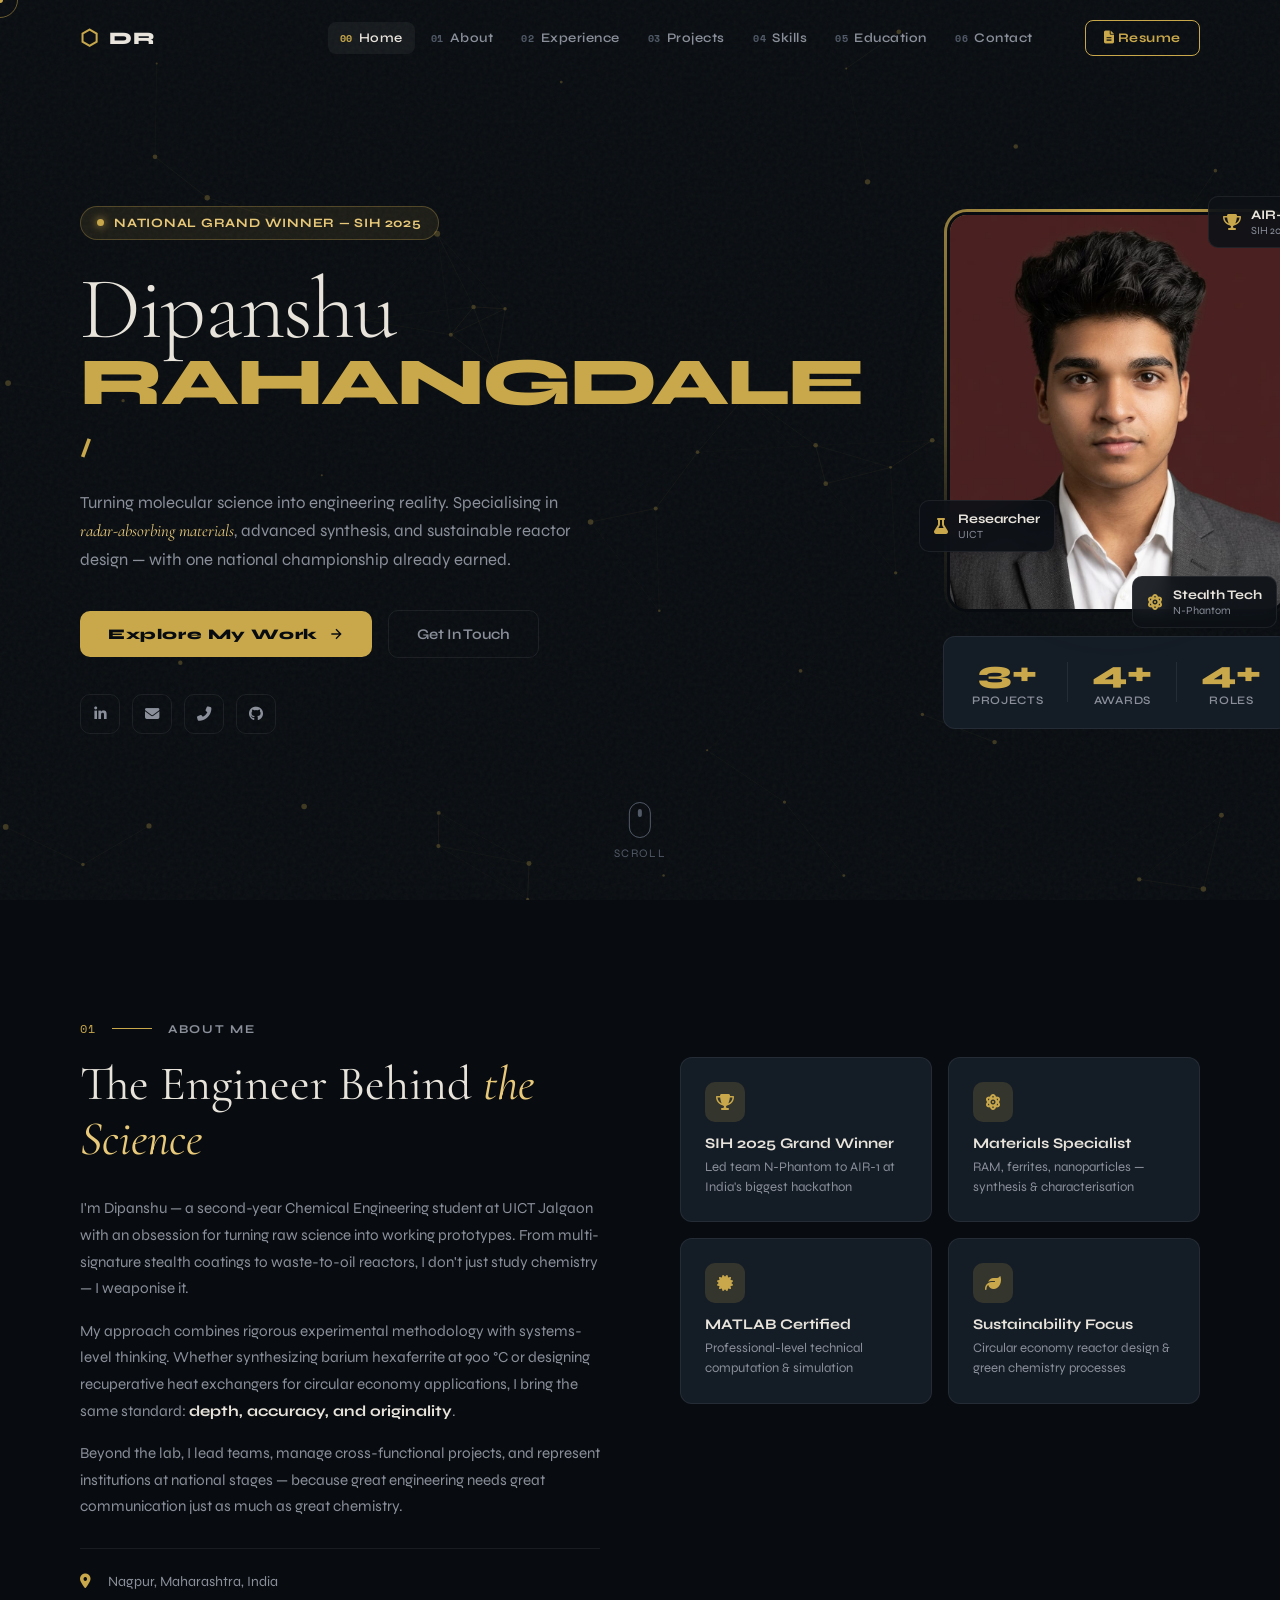
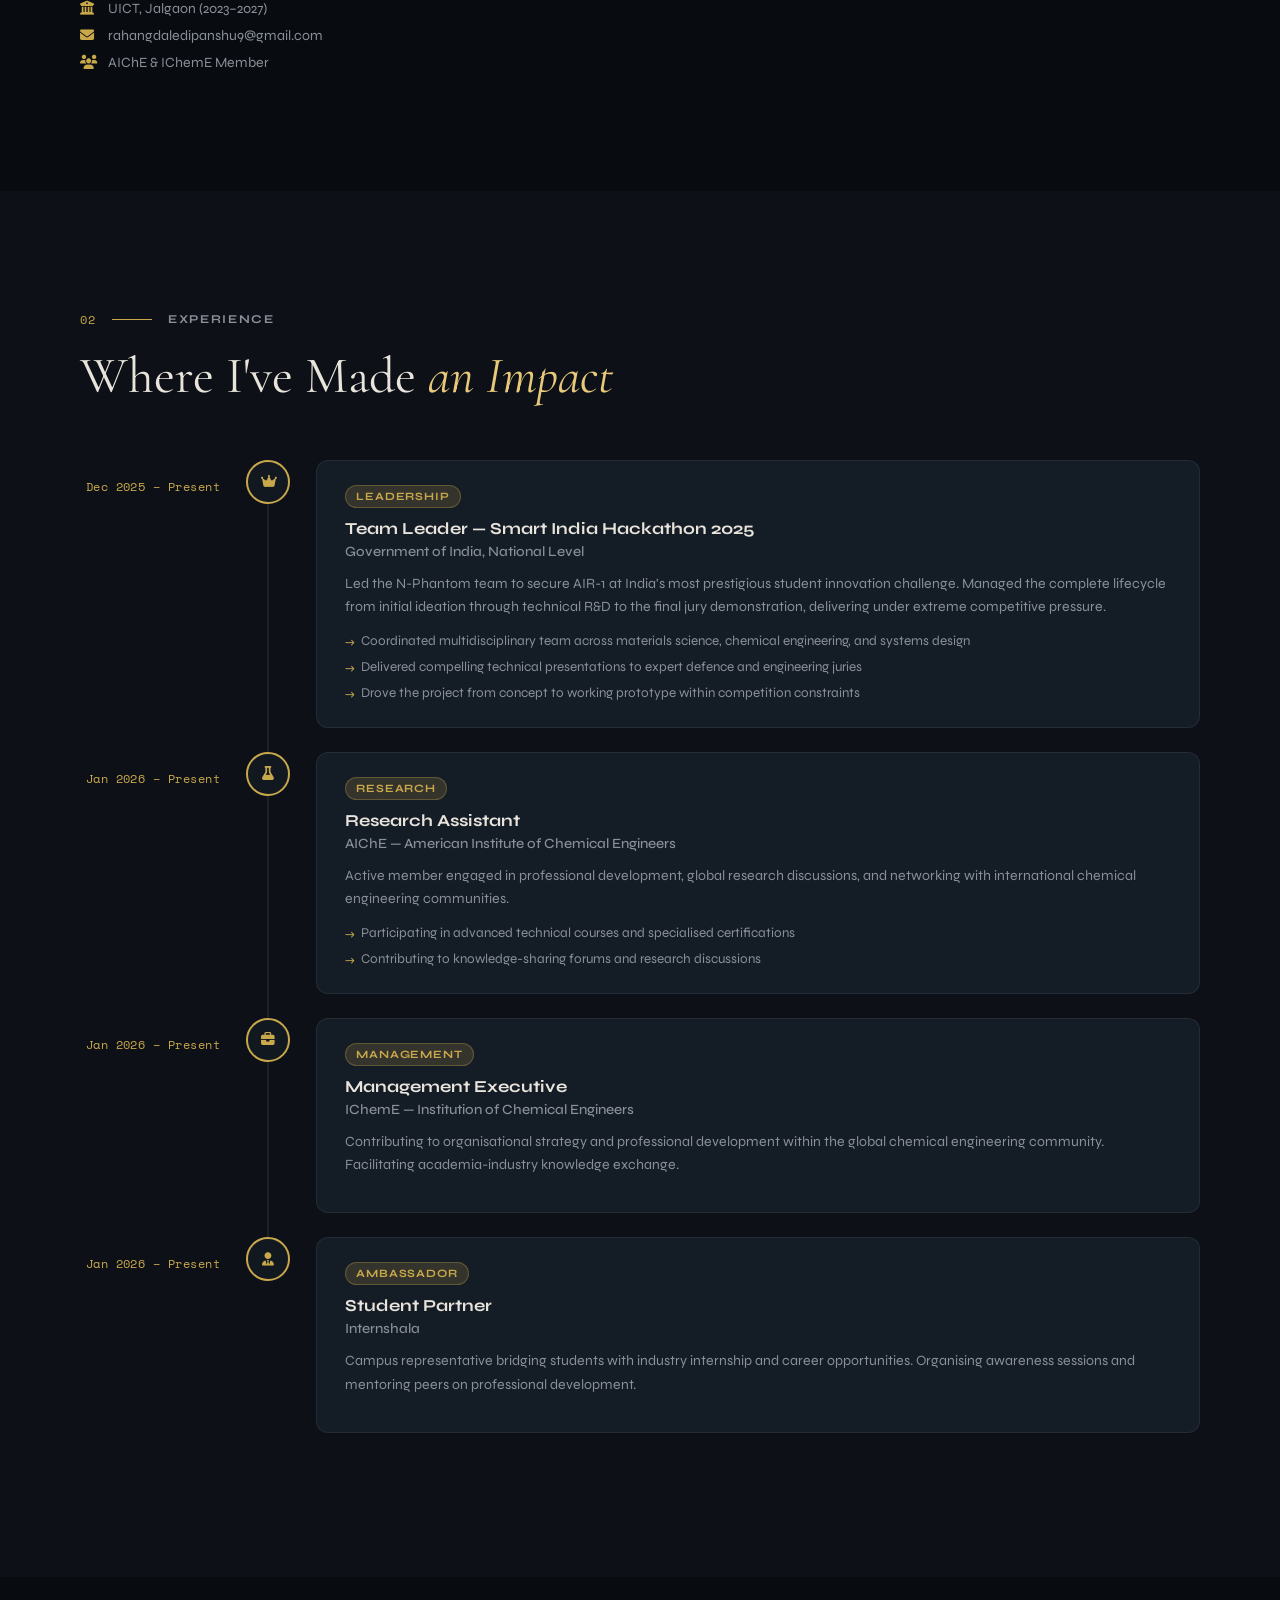
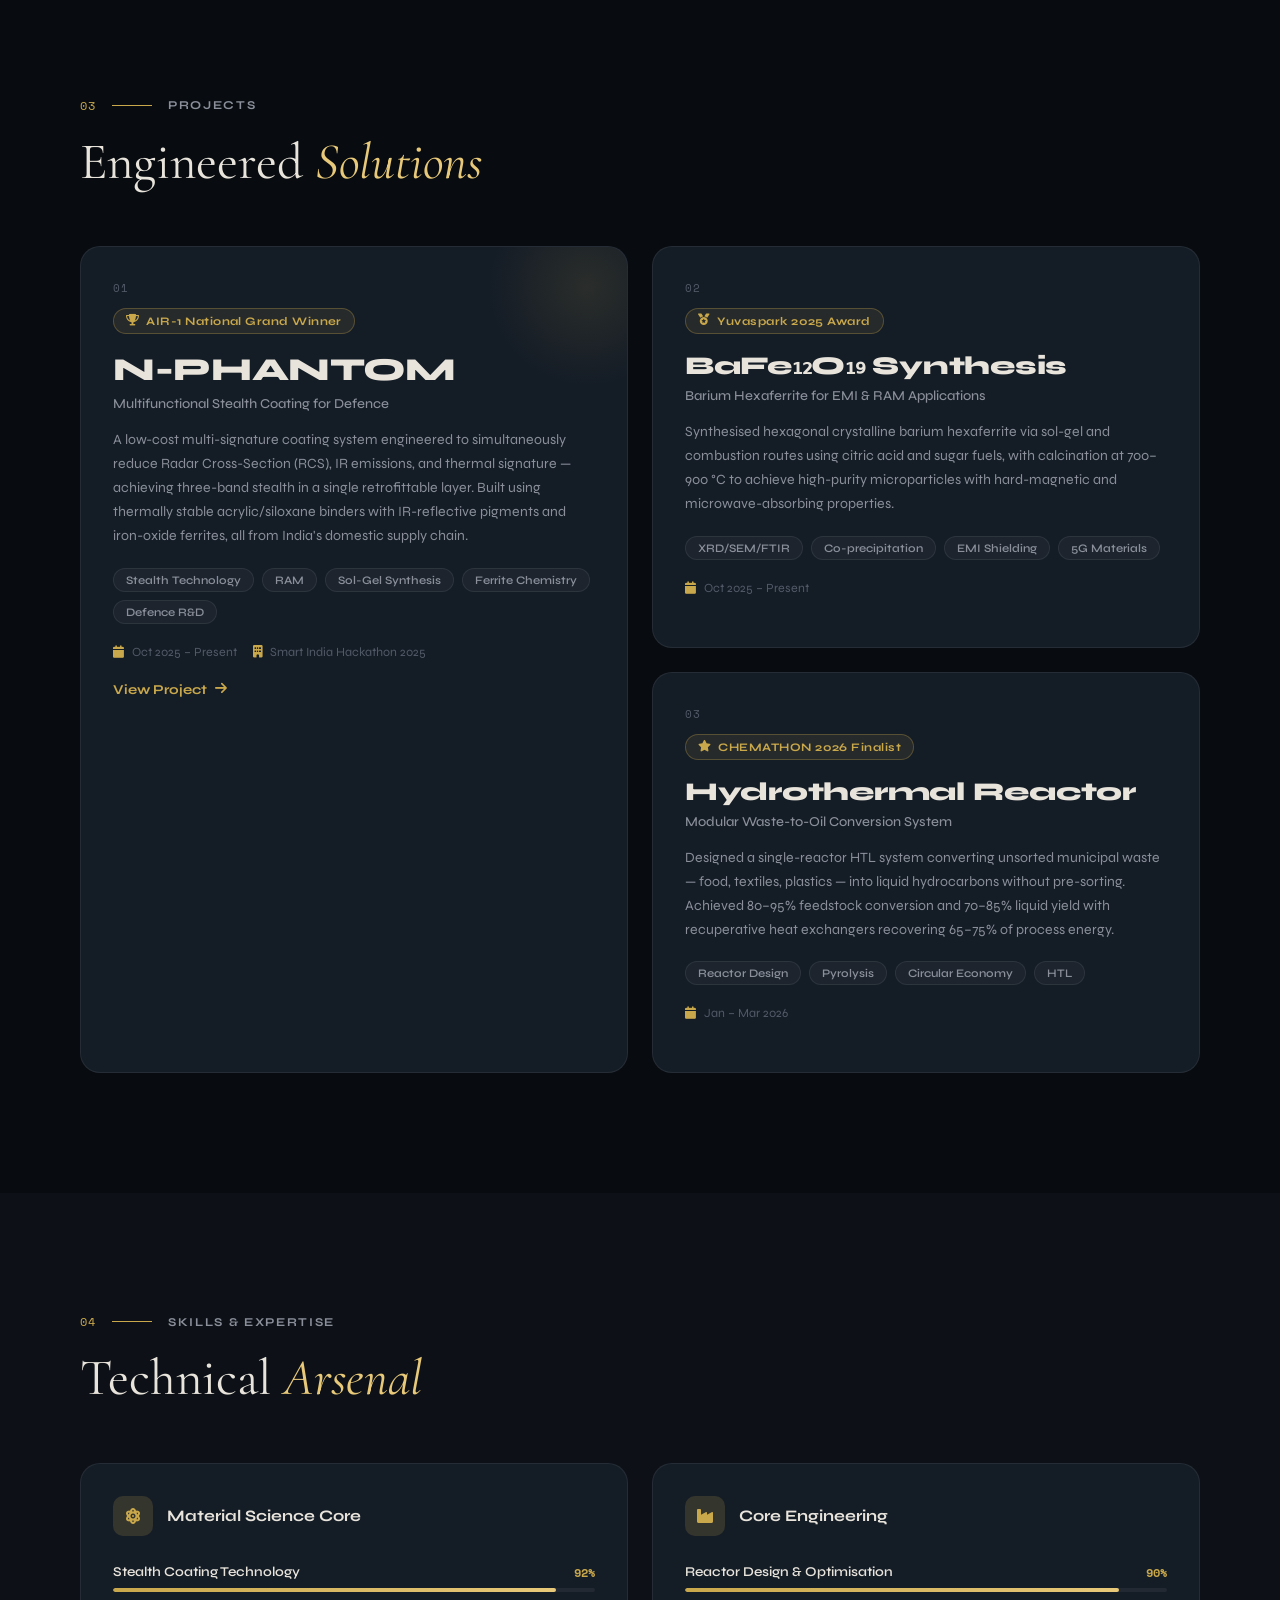
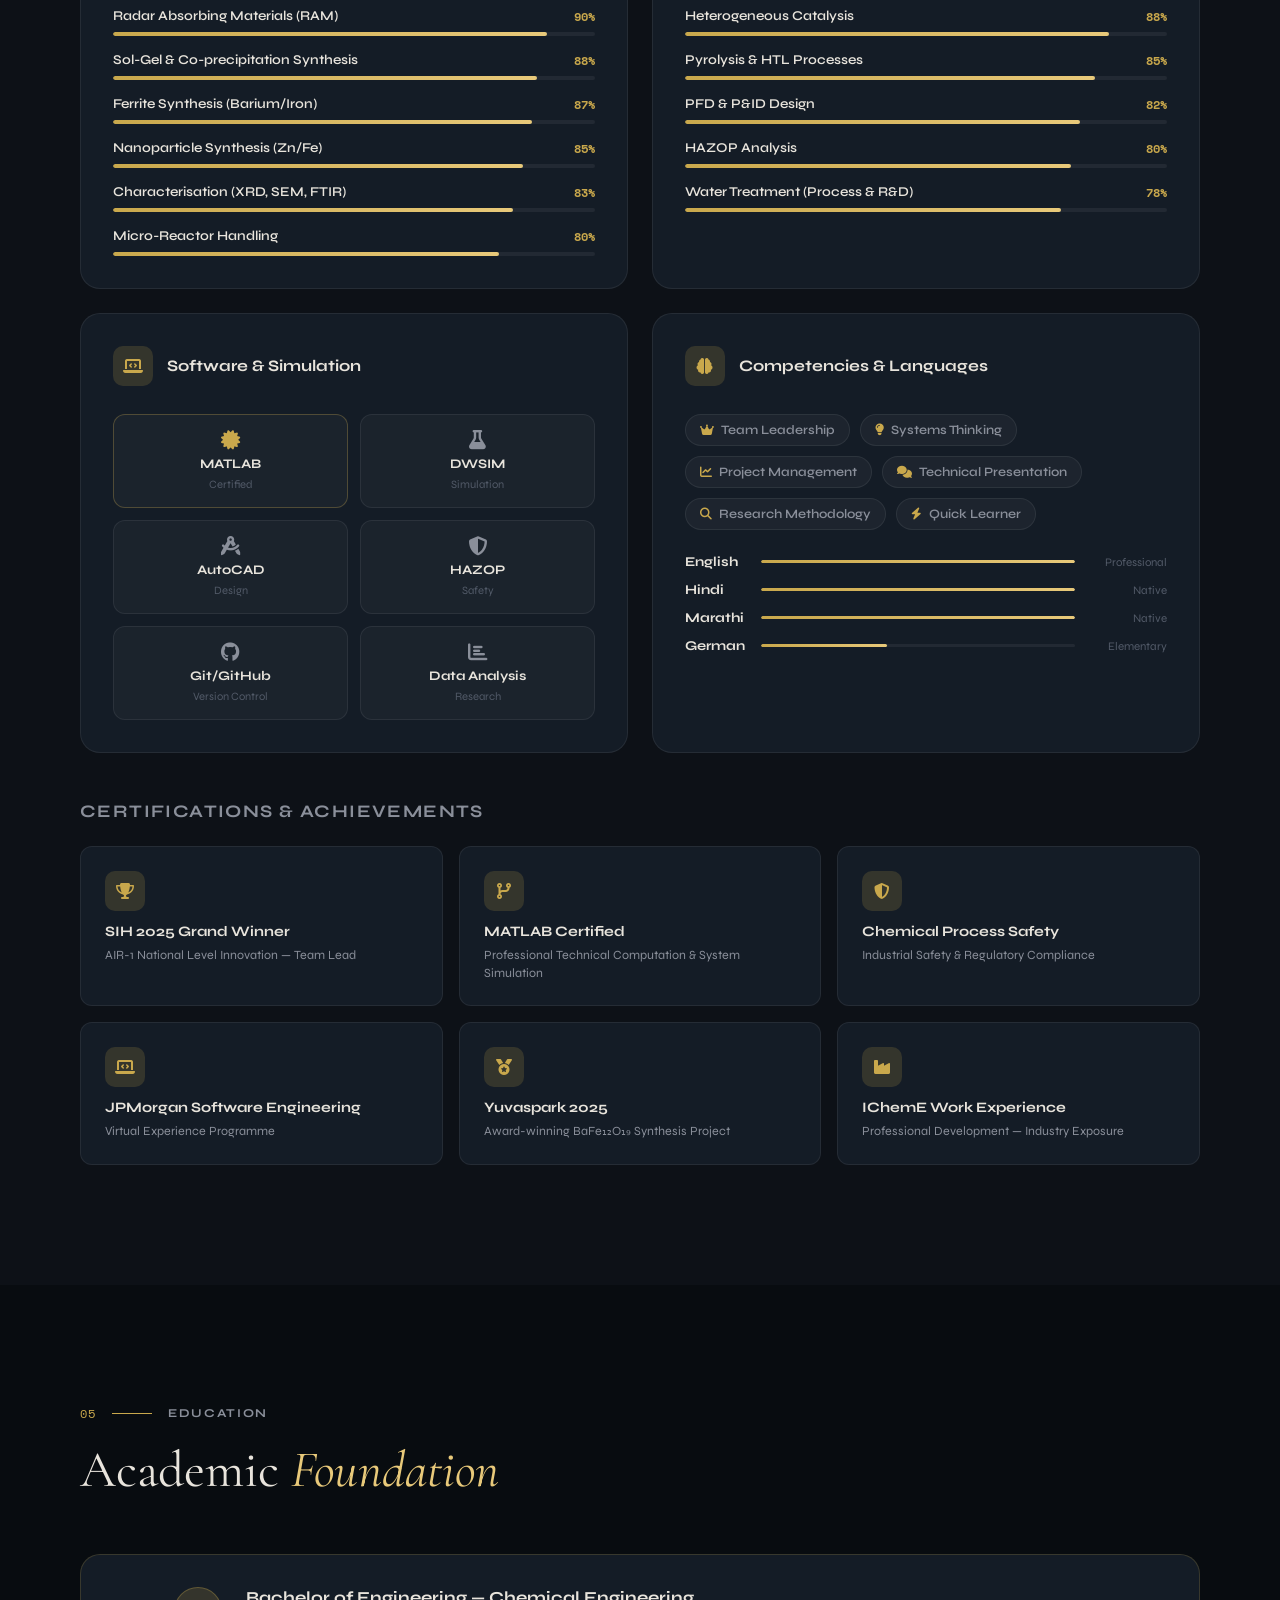
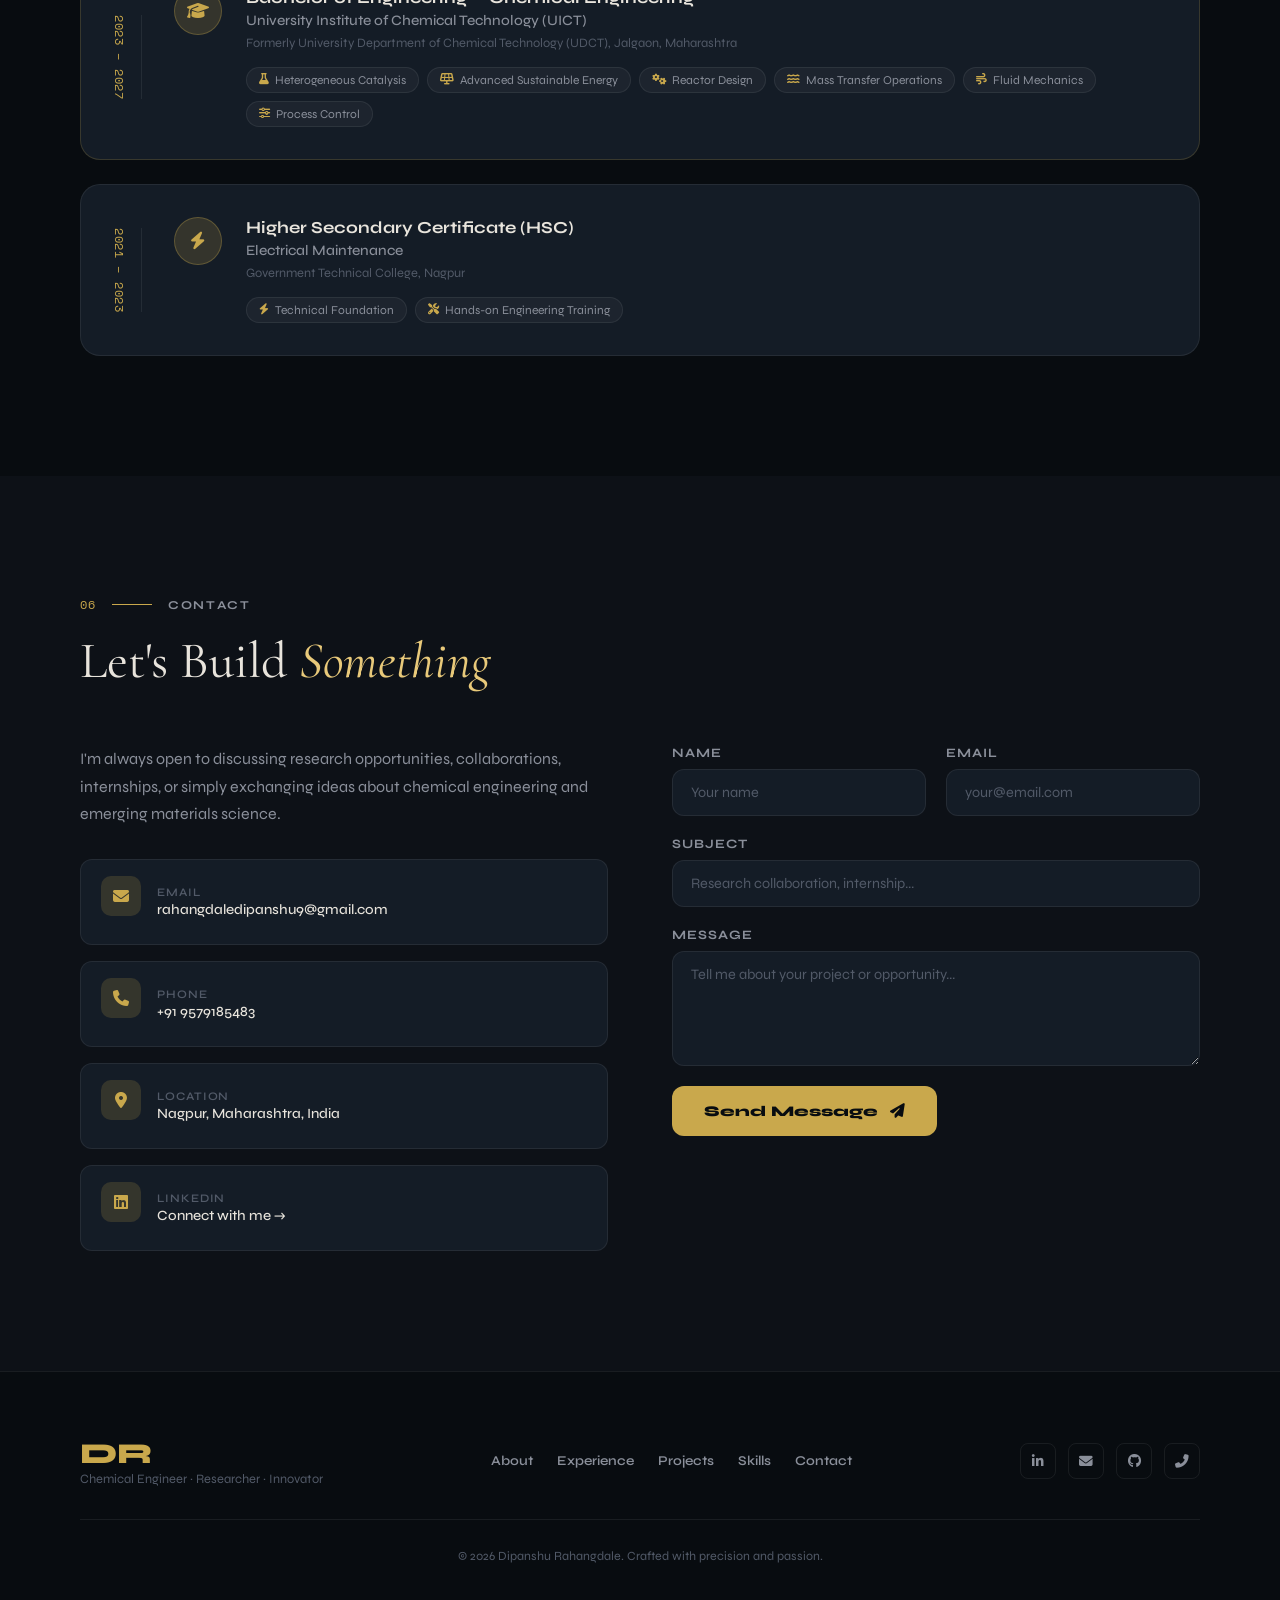
<file: index.html>
<!DOCTYPE html>
<html lang="en">
<head>
    <meta charset="UTF-8">
    <meta name="viewport" content="width=device-width, initial-scale=1.0">
    <title>Dipanshu Rahangdale | Chemical Engineer & Researcher</title>
    <link rel="stylesheet" href="style.css">
    <link rel="stylesheet" href="https://cdnjs.cloudflare.com/ajax/libs/font-awesome/6.4.0/css/all.min.css">
    <link rel="preconnect" href="https://fonts.googleapis.com">
    <link rel="preconnect" href="https://fonts.gstatic.com" crossorigin>
    <link href="https://fonts.googleapis.com/css2?family=Cormorant+Garamond:ital,wght@0,300;0,400;0,500;0,600;0,700;1,400&family=Syne:wght@400;500;600;700;800&family=Space+Mono:wght@400;700&display=swap" rel="stylesheet">
</head>
<body>

<!-- Cursor -->
<div class="cursor-dot" id="cursorDot"></div>
<div class="cursor-ring" id="cursorRing"></div>

<!-- Preloader -->
<div class="preloader" id="preloader">
    <div class="preloader-inner">
        <svg class="molecule-loader" viewBox="0 0 200 200" xmlns="http://www.w3.org/2000/svg">
            <circle class="mol-atom" cx="100" cy="40" r="12"/>
            <circle class="mol-atom" cx="160" cy="130" r="12"/>
            <circle class="mol-atom" cx="40" cy="130" r="12"/>
            <line class="mol-bond" x1="100" y1="40" x2="160" y2="130"/>
            <line class="mol-bond" x1="160" y1="130" x2="40" y2="130"/>
            <line class="mol-bond" x1="40" y1="130" x2="100" y2="40"/>
        </svg>
        <p class="preloader-text">Initialising...</p>
    </div>
</div>

<!-- Navigation -->
<nav class="navbar" id="navbar">
    <div class="nav-container">
        <a href="#home" class="logo">
            <span class="logo-hex">⬡</span>
            <span class="logo-name">DR</span>
        </a>
        <ul class="nav-menu" id="navMenu">
            <li><a href="#home" class="nav-link active"><span class="nl-num">00</span><span>Home</span></a></li>
            <li><a href="#about" class="nav-link"><span class="nl-num">01</span><span>About</span></a></li>
            <li><a href="#experience" class="nav-link"><span class="nl-num">02</span><span>Experience</span></a></li>
            <li><a href="#projects" class="nav-link"><span class="nl-num">03</span><span>Projects</span></a></li>
            <li><a href="#skills" class="nav-link"><span class="nl-num">04</span><span>Skills</span></a></li>
            <li><a href="#education" class="nav-link"><span class="nl-num">05</span><span>Education</span></a></li>
            <li><a href="#contact" class="nav-link"><span class="nl-num">06</span><span>Contact</span></a></li>
        </ul>
        <a href="https://drive.google.com/file/d/1KnHiZYYBpBMGIFP1CK_tUEfAe8G5gbgN/view" target="_blank" class="nav-resume-btn">
            <i class="fas fa-file-alt"></i> Resume
        </a>
        <div class="hamburger" id="hamburger">
            <span></span><span></span><span></span>
        </div>
    </div>
</nav>

<!-- Hero -->
<section id="home" class="hero">
    <canvas id="heroCanvas"></canvas>
    <div class="hero-noise"></div>
    <div class="hero-container">
        <div class="hero-left">
            <div class="hero-tag fade-up delay-1">
                <span class="tag-dot"></span>
                <span>National Grand Winner — SIH 2025</span>
            </div>
            <h1 class="hero-name fade-up delay-2">
                <span class="hn-first">Dipanshu</span>
                <span class="hn-last">Rahangdale</span>
            </h1>
            <div class="hero-role fade-up delay-3">
                <span class="role-slash">/</span>
                <div class="role-cycle" id="roleCycle">
                    <span class="role-word active">Chemical Engineer</span>
                    <span class="role-word">Materials Researcher</span>
                    <span class="role-word">Stealth Tech Pioneer</span>
                    <span class="role-word">Process Innovator</span>
                </div>
            </div>
            <p class="hero-bio fade-up delay-4">
                Turning molecular science into engineering reality. Specialising in <em>radar-absorbing materials</em>, 
                advanced synthesis, and sustainable reactor design — with one national championship already earned.
            </p>
            <div class="hero-ctas fade-up delay-5">
                <a href="#projects" class="cta-primary">
                    <span>Explore My Work</span>
                    <svg viewBox="0 0 24 24" fill="none" stroke="currentColor" stroke-width="2"><path d="M5 12h14M12 5l7 7-7 7"/></svg>
                </a>
                <a href="#contact" class="cta-ghost">Get In Touch</a>
            </div>
            <div class="hero-socials fade-up delay-6">
                <a href="https://www.linkedin.com/in/dipanshu-rahangdale-15a52b36a" target="_blank" class="hs-link" title="LinkedIn"><i class="fab fa-linkedin-in"></i></a>
                <a href="mailto:rahangdaledipanshu9@gmail.com" class="hs-link" title="Email"><i class="fas fa-envelope"></i></a>
                <a href="tel:+919579185483" class="hs-link" title="Phone"><i class="fas fa-phone-alt"></i></a>
                <a href="https://github.com/dipanshurahangdale" target="_blank" class="hs-link" title="GitHub"><i class="fab fa-github"></i></a>
            </div>
        </div>
        <div class="hero-right fade-up delay-3">
            <div class="photo-frame">
                <div class="photo-glow"></div>
                <div class="photo-border-animated"></div>
                <img src="[data-uri]" alt="Dipanshu Rahangdale" class="profile-photo" id="profilePhoto">
                <div class="photo-overlay-badge badge-1">
                    <i class="fas fa-trophy"></i>
                    <div><strong>AIR–1</strong><small>SIH 2025</small></div>
                </div>
                <div class="photo-overlay-badge badge-2">
                    <i class="fas fa-flask"></i>
                    <div><strong>Researcher</strong><small>UICT</small></div>
                </div>
                <div class="photo-overlay-badge badge-3">
                    <i class="fas fa-atom"></i>
                    <div><strong>Stealth Tech</strong><small>N-Phantom</small></div>
                </div>
            </div>
            <div class="hero-stats">
                <div class="hstat">
                    <span class="hstat-num" data-target="3">0</span>
                    <span class="hstat-label">Projects</span>
                </div>
                <div class="hstat-divider"></div>
                <div class="hstat">
                    <span class="hstat-num" data-target="4">0</span>
                    <span class="hstat-label">Awards</span>
                </div>
                <div class="hstat-divider"></div>
                <div class="hstat">
                    <span class="hstat-num" data-target="4">0</span>
                    <span class="hstat-label">Roles</span>
                </div>
            </div>
        </div>
    </div>
    <div class="scroll-cue">
        <div class="scroll-wheel">
            <div class="scroll-dot"></div>
        </div>
        <span>Scroll</span>
    </div>
</section>

<!-- About -->
<section id="about" class="about">
    <div class="container">
        <div class="section-label reveal-item">
            <span class="sl-num">01</span>
            <span class="sl-line"></span>
            <span class="sl-text">About Me</span>
        </div>
        <div class="about-grid">
            <div class="about-text reveal-item">
                <h2 class="section-heading">The Engineer Behind <em>the Science</em></h2>
                <p class="about-lead">I'm Dipanshu — a second-year Chemical Engineering student at UICT Jalgaon with an obsession for turning raw science into working prototypes. From multi-signature stealth coatings to waste-to-oil reactors, I don't just study chemistry — I weaponise it.</p>
                <p>My approach combines rigorous experimental methodology with systems-level thinking. Whether synthesizing barium hexaferrite at 900 °C or designing recuperative heat exchangers for circular economy applications, I bring the same standard: <strong>depth, accuracy, and originality</strong>.</p>
                <p>Beyond the lab, I lead teams, manage cross-functional projects, and represent institutions at national stages — because great engineering needs great communication just as much as great chemistry.</p>
                <div class="about-facts">
                    <div class="af-item"><i class="fas fa-map-marker-alt"></i><span>Nagpur, Maharashtra, India</span></div>
                    <div class="af-item"><i class="fas fa-university"></i><span>UICT, Jalgaon (2023–2027)</span></div>
                    <div class="af-item"><i class="fas fa-envelope"></i><span>rahangdaledipanshu9@gmail.com</span></div>
                    <div class="af-item"><i class="fas fa-users"></i><span>AIChE & IChemE Member</span></div>
                </div>
            </div>
            <div class="about-cards reveal-item">
                <div class="acard">
                    <div class="acard-icon"><i class="fas fa-trophy"></i></div>
                    <h4>SIH 2025 Grand Winner</h4>
                    <p>Led team N-Phantom to AIR-1 at India's biggest hackathon</p>
                </div>
                <div class="acard">
                    <div class="acard-icon"><i class="fas fa-atom"></i></div>
                    <h4>Materials Specialist</h4>
                    <p>RAM, ferrites, nanoparticles — synthesis & characterisation</p>
                </div>
                <div class="acard">
                    <div class="acard-icon"><i class="fas fa-certificate"></i></div>
                    <h4>MATLAB Certified</h4>
                    <p>Professional-level technical computation & simulation</p>
                </div>
                <div class="acard">
                    <div class="acard-icon"><i class="fas fa-leaf"></i></div>
                    <h4>Sustainability Focus</h4>
                    <p>Circular economy reactor design & green chemistry processes</p>
                </div>
            </div>
        </div>
    </div>
</section>

<!-- Experience -->
<section id="experience" class="experience">
    <div class="container">
        <div class="section-label reveal-item">
            <span class="sl-num">02</span>
            <span class="sl-line"></span>
            <span class="sl-text">Experience</span>
        </div>
        <h2 class="section-heading reveal-item">Where I've Made <em>an Impact</em></h2>
        <div class="timeline">
            <div class="tl-item reveal-item">
                <div class="tl-date">Dec 2025 – Present</div>
                <div class="tl-connector">
                    <div class="tl-dot"><i class="fas fa-crown"></i></div>
                    <div class="tl-line"></div>
                </div>
                <div class="tl-card">
                    <div class="tl-tag">Leadership</div>
                    <h3>Team Leader — Smart India Hackathon 2025</h3>
                    <h4>Government of India, National Level</h4>
                    <p>Led the N-Phantom team to secure AIR-1 at India's most prestigious student innovation challenge. Managed the complete lifecycle from initial ideation through technical R&D to the final jury demonstration, delivering under extreme competitive pressure.</p>
                    <ul class="tl-list">
                        <li>Coordinated multidisciplinary team across materials science, chemical engineering, and systems design</li>
                        <li>Delivered compelling technical presentations to expert defence and engineering juries</li>
                        <li>Drove the project from concept to working prototype within competition constraints</li>
                    </ul>
                </div>
            </div>
            <div class="tl-item reveal-item">
                <div class="tl-date">Jan 2026 – Present</div>
                <div class="tl-connector">
                    <div class="tl-dot"><i class="fas fa-flask"></i></div>
                    <div class="tl-line"></div>
                </div>
                <div class="tl-card">
                    <div class="tl-tag">Research</div>
                    <h3>Research Assistant</h3>
                    <h4>AIChE — American Institute of Chemical Engineers</h4>
                    <p>Active member engaged in professional development, global research discussions, and networking with international chemical engineering communities.</p>
                    <ul class="tl-list">
                        <li>Participating in advanced technical courses and specialised certifications</li>
                        <li>Contributing to knowledge-sharing forums and research discussions</li>
                    </ul>
                </div>
            </div>
            <div class="tl-item reveal-item">
                <div class="tl-date">Jan 2026 – Present</div>
                <div class="tl-connector">
                    <div class="tl-dot"><i class="fas fa-briefcase"></i></div>
                    <div class="tl-line"></div>
                </div>
                <div class="tl-card">
                    <div class="tl-tag">Management</div>
                    <h3>Management Executive</h3>
                    <h4>IChemE — Institution of Chemical Engineers</h4>
                    <p>Contributing to organisational strategy and professional development within the global chemical engineering community. Facilitating academia-industry knowledge exchange.</p>
                </div>
            </div>
            <div class="tl-item reveal-item">
                <div class="tl-date">Jan 2026 – Present</div>
                <div class="tl-connector">
                    <div class="tl-dot"><i class="fas fa-user-tie"></i></div>
                </div>
                <div class="tl-card">
                    <div class="tl-tag">Ambassador</div>
                    <h3>Student Partner</h3>
                    <h4>Internshala</h4>
                    <p>Campus representative bridging students with industry internship and career opportunities. Organising awareness sessions and mentoring peers on professional development.</p>
                </div>
            </div>
        </div>
    </div>
</section>

<!-- Projects -->
<section id="projects" class="projects">
    <div class="container">
        <div class="section-label reveal-item">
            <span class="sl-num">03</span>
            <span class="sl-line"></span>
            <span class="sl-text">Projects</span>
        </div>
        <h2 class="section-heading reveal-item">Engineered <em>Solutions</em></h2>
        <div class="projects-grid">
            <div class="proj-card proj-featured reveal-item">
                <div class="proj-glow"></div>
                <div class="proj-num">01</div>
                <div class="proj-award"><i class="fas fa-trophy"></i> AIR-1 National Grand Winner</div>
                <h3 class="proj-title">N-PHANTOM</h3>
                <p class="proj-sub">Multifunctional Stealth Coating for Defence</p>
                <p class="proj-desc">A low-cost multi-signature coating system engineered to simultaneously reduce Radar Cross-Section (RCS), IR emissions, and thermal signature — achieving three-band stealth in a single retrofittable layer. Built using thermally stable acrylic/siloxane binders with IR-reflective pigments and iron-oxide ferrites, all from India's domestic supply chain.</p>
                <div class="proj-tags">
                    <span>Stealth Technology</span>
                    <span>RAM</span>
                    <span>Sol-Gel Synthesis</span>
                    <span>Ferrite Chemistry</span>
                    <span>Defence R&D</span>
                </div>
                <div class="proj-meta">
                    <span><i class="fas fa-calendar"></i> Oct 2025 – Present</span>
                    <span><i class="fas fa-building"></i> Smart India Hackathon 2025</span>
                </div>
                <a href="#" class="proj-link">View Project <i class="fas fa-arrow-right"></i></a>
            </div>
            <div class="proj-card reveal-item">
                <div class="proj-num">02</div>
                <div class="proj-award"><i class="fas fa-medal"></i> Yuvaspark 2025 Award</div>
                <h3 class="proj-title">BaFe₁₂O₁₉ Synthesis</h3>
                <p class="proj-sub">Barium Hexaferrite for EMI & RAM Applications</p>
                <p class="proj-desc">Synthesised hexagonal crystalline barium hexaferrite via sol-gel and combustion routes using citric acid and sugar fuels, with calcination at 700–900 °C to achieve high-purity microparticles with hard-magnetic and microwave-absorbing properties.</p>
                <div class="proj-tags">
                    <span>XRD/SEM/FTIR</span>
                    <span>Co-precipitation</span>
                    <span>EMI Shielding</span>
                    <span>5G Materials</span>
                </div>
                <div class="proj-meta">
                    <span><i class="fas fa-calendar"></i> Oct 2025 – Present</span>
                </div>
            </div>
            <div class="proj-card reveal-item">
                <div class="proj-num">03</div>
                <div class="proj-award"><i class="fas fa-star"></i> CHEMATHON 2026 Finalist</div>
                <h3 class="proj-title">Hydrothermal Reactor</h3>
                <p class="proj-sub">Modular Waste-to-Oil Conversion System</p>
                <p class="proj-desc">Designed a single-reactor HTL system converting unsorted municipal waste — food, textiles, plastics — into liquid hydrocarbons without pre-sorting. Achieved 80–95% feedstock conversion and 70–85% liquid yield with recuperative heat exchangers recovering 65–75% of process energy.</p>
                <div class="proj-tags">
                    <span>Reactor Design</span>
                    <span>Pyrolysis</span>
                    <span>Circular Economy</span>
                    <span>HTL</span>
                </div>
                <div class="proj-meta">
                    <span><i class="fas fa-calendar"></i> Jan – Mar 2026</span>
                </div>
            </div>
        </div>
    </div>
</section>

<!-- Skills -->
<section id="skills" class="skills">
    <div class="container">
        <div class="section-label reveal-item">
            <span class="sl-num">04</span>
            <span class="sl-line"></span>
            <span class="sl-text">Skills & Expertise</span>
        </div>
        <h2 class="section-heading reveal-item">Technical <em>Arsenal</em></h2>
        <div class="skills-layout">
            <!-- Material Core -->
            <div class="skill-panel reveal-item">
                <div class="sp-header">
                    <div class="sp-icon"><i class="fas fa-atom"></i></div>
                    <h3>Material Science Core</h3>
                </div>
                <div class="skill-list">
                    <div class="skill-item">
                        <div class="si-top"><span>Stealth Coating Technology</span><span>92%</span></div>
                        <div class="skill-bar"><div class="skill-progress" data-width="92"></div></div>
                    </div>
                    <div class="skill-item">
                        <div class="si-top"><span>Radar Absorbing Materials (RAM)</span><span>90%</span></div>
                        <div class="skill-bar"><div class="skill-progress" data-width="90"></div></div>
                    </div>
                    <div class="skill-item">
                        <div class="si-top"><span>Sol-Gel & Co-precipitation Synthesis</span><span>88%</span></div>
                        <div class="skill-bar"><div class="skill-progress" data-width="88"></div></div>
                    </div>
                    <div class="skill-item">
                        <div class="si-top"><span>Ferrite Synthesis (Barium/Iron)</span><span>87%</span></div>
                        <div class="skill-bar"><div class="skill-progress" data-width="87"></div></div>
                    </div>
                    <div class="skill-item">
                        <div class="si-top"><span>Nanoparticle Synthesis (Zn/Fe)</span><span>85%</span></div>
                        <div class="skill-bar"><div class="skill-progress" data-width="85"></div></div>
                    </div>
                    <div class="skill-item">
                        <div class="si-top"><span>Characterisation (XRD, SEM, FTIR)</span><span>83%</span></div>
                        <div class="skill-bar"><div class="skill-progress" data-width="83"></div></div>
                    </div>
                    <div class="skill-item">
                        <div class="si-top"><span>Micro-Reactor Handling</span><span>80%</span></div>
                        <div class="skill-bar"><div class="skill-progress" data-width="80"></div></div>
                    </div>
                </div>
            </div>
            <!-- Core Engineering -->
            <div class="skill-panel reveal-item">
                <div class="sp-header">
                    <div class="sp-icon"><i class="fas fa-industry"></i></div>
                    <h3>Core Engineering</h3>
                </div>
                <div class="skill-list">
                    <div class="skill-item">
                        <div class="si-top"><span>Reactor Design & Optimisation</span><span>90%</span></div>
                        <div class="skill-bar"><div class="skill-progress" data-width="90"></div></div>
                    </div>
                    <div class="skill-item">
                        <div class="si-top"><span>Heterogeneous Catalysis</span><span>88%</span></div>
                        <div class="skill-bar"><div class="skill-progress" data-width="88"></div></div>
                    </div>
                    <div class="skill-item">
                        <div class="si-top"><span>Pyrolysis & HTL Processes</span><span>85%</span></div>
                        <div class="skill-bar"><div class="skill-progress" data-width="85"></div></div>
                    </div>
                    <div class="skill-item">
                        <div class="si-top"><span>PFD & P&ID Design</span><span>82%</span></div>
                        <div class="skill-bar"><div class="skill-progress" data-width="82"></div></div>
                    </div>
                    <div class="skill-item">
                        <div class="si-top"><span>HAZOP Analysis</span><span>80%</span></div>
                        <div class="skill-bar"><div class="skill-progress" data-width="80"></div></div>
                    </div>
                    <div class="skill-item">
                        <div class="si-top"><span>Water Treatment (Process & R&D)</span><span>78%</span></div>
                        <div class="skill-bar"><div class="skill-progress" data-width="78"></div></div>
                    </div>
                </div>
            </div>
            <!-- Software -->
            <div class="skill-panel reveal-item">
                <div class="sp-header">
                    <div class="sp-icon"><i class="fas fa-laptop-code"></i></div>
                    <h3>Software & Simulation</h3>
                </div>
                <div class="tool-grid">
                    <div class="tool-item ti-gold"><i class="fas fa-certificate"></i><span>MATLAB</span><small>Certified</small></div>
                    <div class="tool-item"><i class="fas fa-flask"></i><span>DWSIM</span><small>Simulation</small></div>
                    <div class="tool-item"><i class="fas fa-drafting-compass"></i><span>AutoCAD</span><small>Design</small></div>
                    <div class="tool-item"><i class="fas fa-shield-alt"></i><span>HAZOP</span><small>Safety</small></div>
                    <div class="tool-item"><i class="fab fa-github"></i><span>Git/GitHub</span><small>Version Control</small></div>
                    <div class="tool-item"><i class="fas fa-chart-bar"></i><span>Data Analysis</span><small>Research</small></div>
                </div>
            </div>
            <!-- Soft Skills + Languages -->
            <div class="skill-panel reveal-item">
                <div class="sp-header">
                    <div class="sp-icon"><i class="fas fa-brain"></i></div>
                    <h3>Competencies & Languages</h3>
                </div>
                <div class="competency-bubbles">
                    <span><i class="fas fa-crown"></i> Team Leadership</span>
                    <span><i class="fas fa-lightbulb"></i> Systems Thinking</span>
                    <span><i class="fas fa-chart-line"></i> Project Management</span>
                    <span><i class="fas fa-comments"></i> Technical Presentation</span>
                    <span><i class="fas fa-search"></i> Research Methodology</span>
                    <span><i class="fas fa-bolt"></i> Quick Learner</span>
                </div>
                <div class="lang-list">
                    <div class="lang-item"><span class="lang-name">English</span><div class="lang-bar"><div class="lang-fill" style="width:100%"></div></div><span class="lang-lvl">Professional</span></div>
                    <div class="lang-item"><span class="lang-name">Hindi</span><div class="lang-bar"><div class="lang-fill" style="width:100%"></div></div><span class="lang-lvl">Native</span></div>
                    <div class="lang-item"><span class="lang-name">Marathi</span><div class="lang-bar"><div class="lang-fill" style="width:100%"></div></div><span class="lang-lvl">Native</span></div>
                    <div class="lang-item"><span class="lang-name">German</span><div class="lang-bar"><div class="lang-fill" style="width:40%"></div></div><span class="lang-lvl">Elementary</span></div>
                </div>
            </div>
        </div>
        <!-- Certifications -->
        <div class="certs-row reveal-item">
            <h3 class="certs-heading">Certifications & Achievements</h3>
            <div class="certs-grid">
                <div class="cert-item"><div class="ci-icon"><i class="fas fa-trophy"></i></div><h4>SIH 2025 Grand Winner</h4><p>AIR-1 National Level Innovation — Team Lead</p></div>
                <div class="cert-item"><div class="ci-icon"><i class="fas fa-code-branch"></i></div><h4>MATLAB Certified</h4><p>Professional Technical Computation & System Simulation</p></div>
                <div class="cert-item"><div class="ci-icon"><i class="fas fa-shield-alt"></i></div><h4>Chemical Process Safety</h4><p>Industrial Safety & Regulatory Compliance</p></div>
                <div class="cert-item"><div class="ci-icon"><i class="fas fa-laptop-code"></i></div><h4>JPMorgan Software Engineering</h4><p>Virtual Experience Programme</p></div>
                <div class="cert-item"><div class="ci-icon"><i class="fas fa-medal"></i></div><h4>Yuvaspark 2025</h4><p>Award-winning BaFe₁₂O₁₉ Synthesis Project</p></div>
                <div class="cert-item"><div class="ci-icon"><i class="fas fa-industry"></i></div><h4>IChemE Work Experience</h4><p>Professional Development — Industry Exposure</p></div>
            </div>
        </div>
    </div>
</section>

<!-- Education -->
<section id="education" class="education">
    <div class="container">
        <div class="section-label reveal-item">
            <span class="sl-num">05</span>
            <span class="sl-line"></span>
            <span class="sl-text">Education</span>
        </div>
        <h2 class="section-heading reveal-item">Academic <em>Foundation</em></h2>
        <div class="edu-timeline">
            <div class="edu-card reveal-item edu-primary">
                <div class="edu-year-badge">2023 – 2027</div>
                <div class="edu-icon-wrap"><i class="fas fa-graduation-cap"></i></div>
                <div class="edu-body">
                    <h3>Bachelor of Engineering — Chemical Engineering</h3>
                    <h4>University Institute of Chemical Technology (UICT)</h4>
                    <p class="edu-sub">Formerly University Department of Chemical Technology (UDCT), Jalgaon, Maharashtra</p>
                    <div class="edu-subjects">
                        <span><i class="fas fa-flask"></i> Heterogeneous Catalysis</span>
                        <span><i class="fas fa-solar-panel"></i> Advanced Sustainable Energy</span>
                        <span><i class="fas fa-cogs"></i> Reactor Design</span>
                        <span><i class="fas fa-water"></i> Mass Transfer Operations</span>
                        <span><i class="fas fa-wind"></i> Fluid Mechanics</span>
                        <span><i class="fas fa-sliders-h"></i> Process Control</span>
                    </div>
                </div>
            </div>
            <div class="edu-card reveal-item">
                <div class="edu-year-badge">2021 – 2023</div>
                <div class="edu-icon-wrap"><i class="fas fa-bolt"></i></div>
                <div class="edu-body">
                    <h3>Higher Secondary Certificate (HSC)</h3>
                    <h4>Electrical Maintenance</h4>
                    <p class="edu-sub">Government Technical College, Nagpur</p>
                    <div class="edu-subjects">
                        <span><i class="fas fa-bolt"></i> Technical Foundation</span>
                        <span><i class="fas fa-tools"></i> Hands-on Engineering Training</span>
                    </div>
                </div>
            </div>
        </div>
    </div>
</section>

<!-- Contact -->
<section id="contact" class="contact">
    <div class="container">
        <div class="section-label reveal-item">
            <span class="sl-num">06</span>
            <span class="sl-line"></span>
            <span class="sl-text">Contact</span>
        </div>
        <h2 class="section-heading reveal-item">Let's Build <em>Something</em></h2>
        <div class="contact-grid">
            <div class="contact-left reveal-item">
                <p class="contact-lead">I'm always open to discussing research opportunities, collaborations, internships, or simply exchanging ideas about chemical engineering and emerging materials science.</p>
                <div class="contact-info-list">
                    <a href="mailto:rahangdaledipanshu9@gmail.com" class="ci-row">
                        <div class="ci-icon"><i class="fas fa-envelope"></i></div>
                        <div><span class="ci-label">Email</span><span class="ci-val">rahangdaledipanshu9@gmail.com</span></div>
                    </a>
                    <a href="tel:+919579185483" class="ci-row">
                        <div class="ci-icon"><i class="fas fa-phone"></i></div>
                        <div><span class="ci-label">Phone</span><span class="ci-val">+91 9579185483</span></div>
                    </a>
                    <div class="ci-row">
                        <div class="ci-icon"><i class="fas fa-map-marker-alt"></i></div>
                        <div><span class="ci-label">Location</span><span class="ci-val">Nagpur, Maharashtra, India</span></div>
                    </div>
                    <a href="https://www.linkedin.com/in/dipanshu-rahangdale-15a52b36a" target="_blank" class="ci-row">
                        <div class="ci-icon"><i class="fab fa-linkedin"></i></div>
                        <div><span class="ci-label">LinkedIn</span><span class="ci-val">Connect with me →</span></div>
                    </a>
                </div>
            </div>
            <div class="contact-right reveal-item">
                <form id="contactForm" class="contact-form" novalidate>
                    <div class="form-row">
                        <div class="form-group">
                            <label for="name">Name</label>
                            <input type="text" id="name" required placeholder="Your name">
                        </div>
                        <div class="form-group">
                            <label for="email">Email</label>
                            <input type="email" id="email" required placeholder="your@email.com">
                        </div>
                    </div>
                    <div class="form-group">
                        <label for="subject">Subject</label>
                        <input type="text" id="subject" required placeholder="Research collaboration, internship...">
                    </div>
                    <div class="form-group">
                        <label for="message">Message</label>
                        <textarea id="message" rows="5" required placeholder="Tell me about your project or opportunity..."></textarea>
                    </div>
                    <button type="submit" class="submit-btn">
                        <span>Send Message</span>
                        <i class="fas fa-paper-plane"></i>
                    </button>
                </form>
            </div>
        </div>
    </div>
</section>

<!-- Footer -->
<footer class="footer">
    <div class="container">
        <div class="footer-inner">
            <div class="footer-brand">
                <span class="footer-logo">DR</span>
                <p>Chemical Engineer · Researcher · Innovator</p>
            </div>
            <div class="footer-nav">
                <a href="#about">About</a>
                <a href="#experience">Experience</a>
                <a href="#projects">Projects</a>
                <a href="#skills">Skills</a>
                <a href="#contact">Contact</a>
            </div>
            <div class="footer-social">
                <a href="https://www.linkedin.com/in/dipanshu-rahangdale-15a52b36a" target="_blank"><i class="fab fa-linkedin-in"></i></a>
                <a href="mailto:rahangdaledipanshu9@gmail.com"><i class="fas fa-envelope"></i></a>
                <a href="https://github.com/dipanshurahangdale" target="_blank"><i class="fab fa-github"></i></a>
                <a href="tel:+919579185483"><i class="fas fa-phone-alt"></i></a>
            </div>
        </div>
        <div class="footer-bottom">
            <p>© 2026 Dipanshu Rahangdale. Crafted with precision and passion.</p>
        </div>
    </div>
</footer>

<button class="scroll-top" id="scrollToTop" aria-label="Scroll to top">
    <i class="fas fa-chevron-up"></i>
</button>

<script src="script.js"></script>
</body>
</html>
</file>
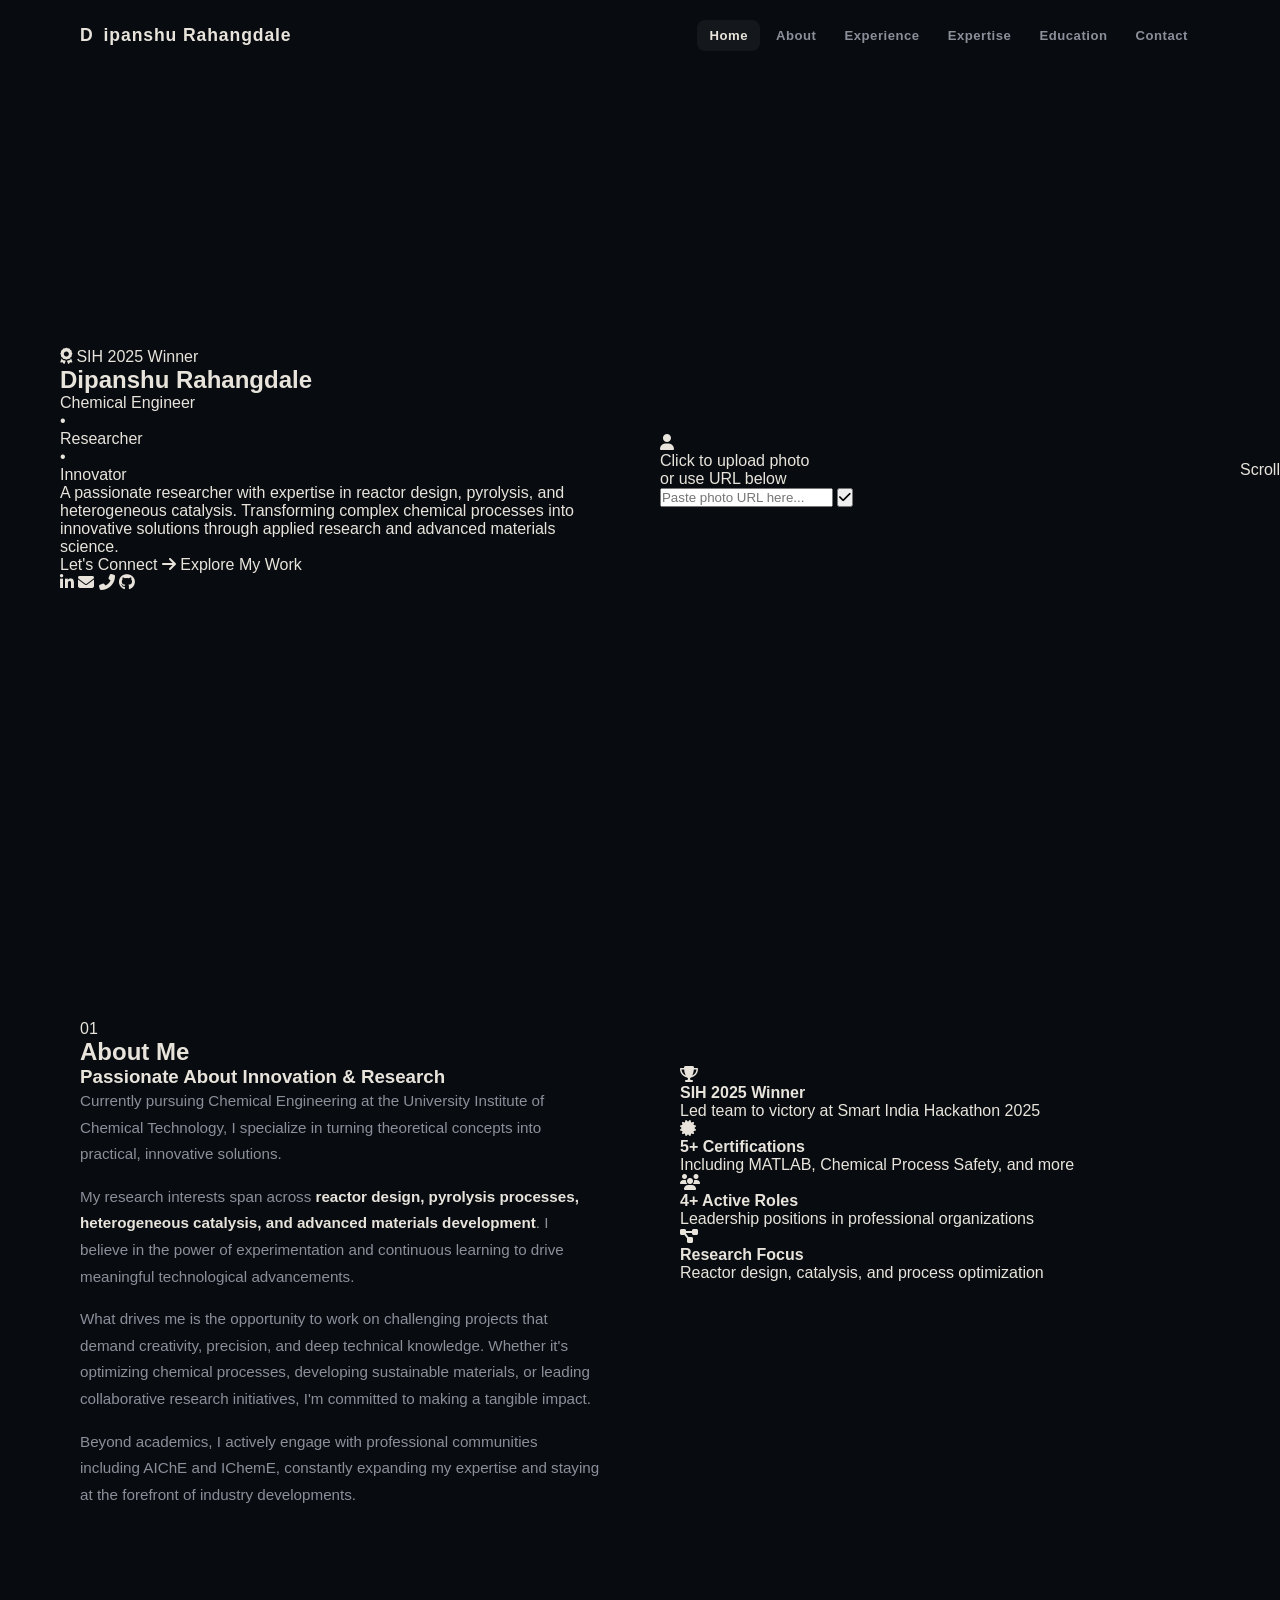
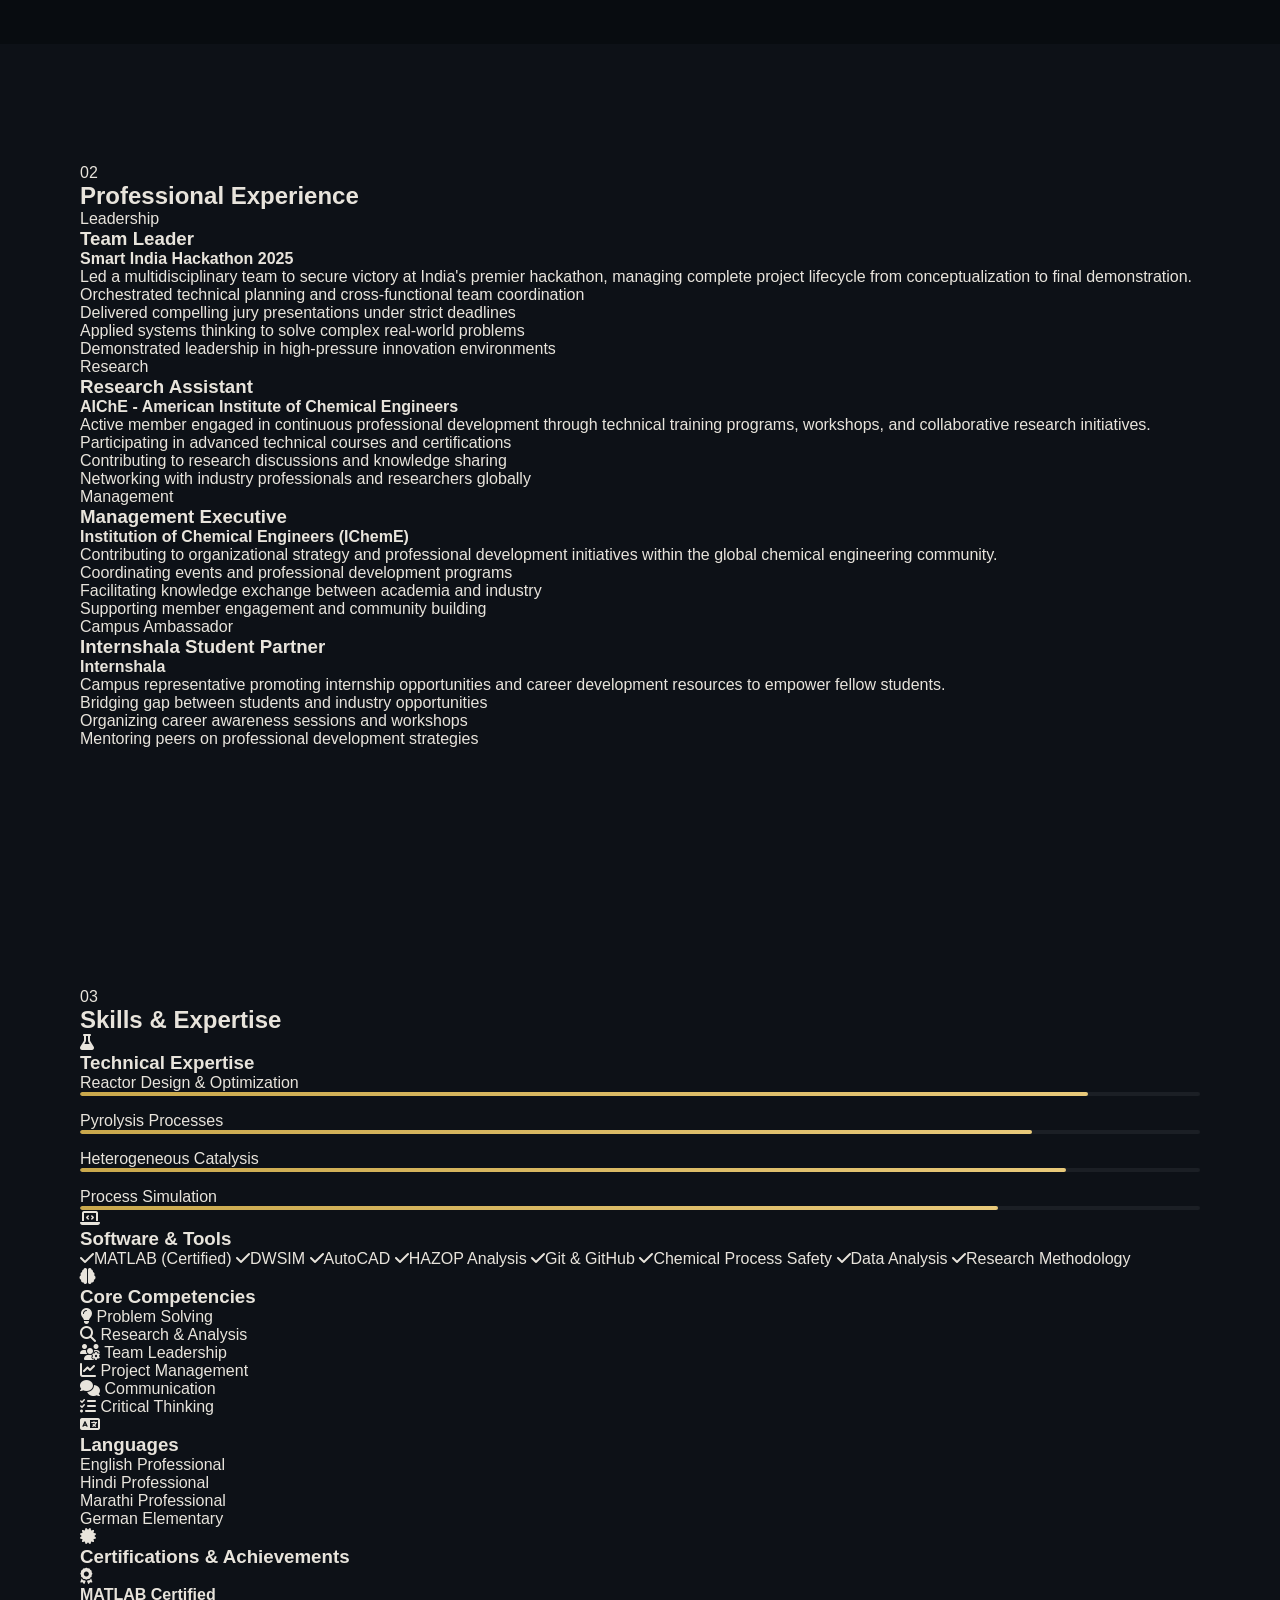
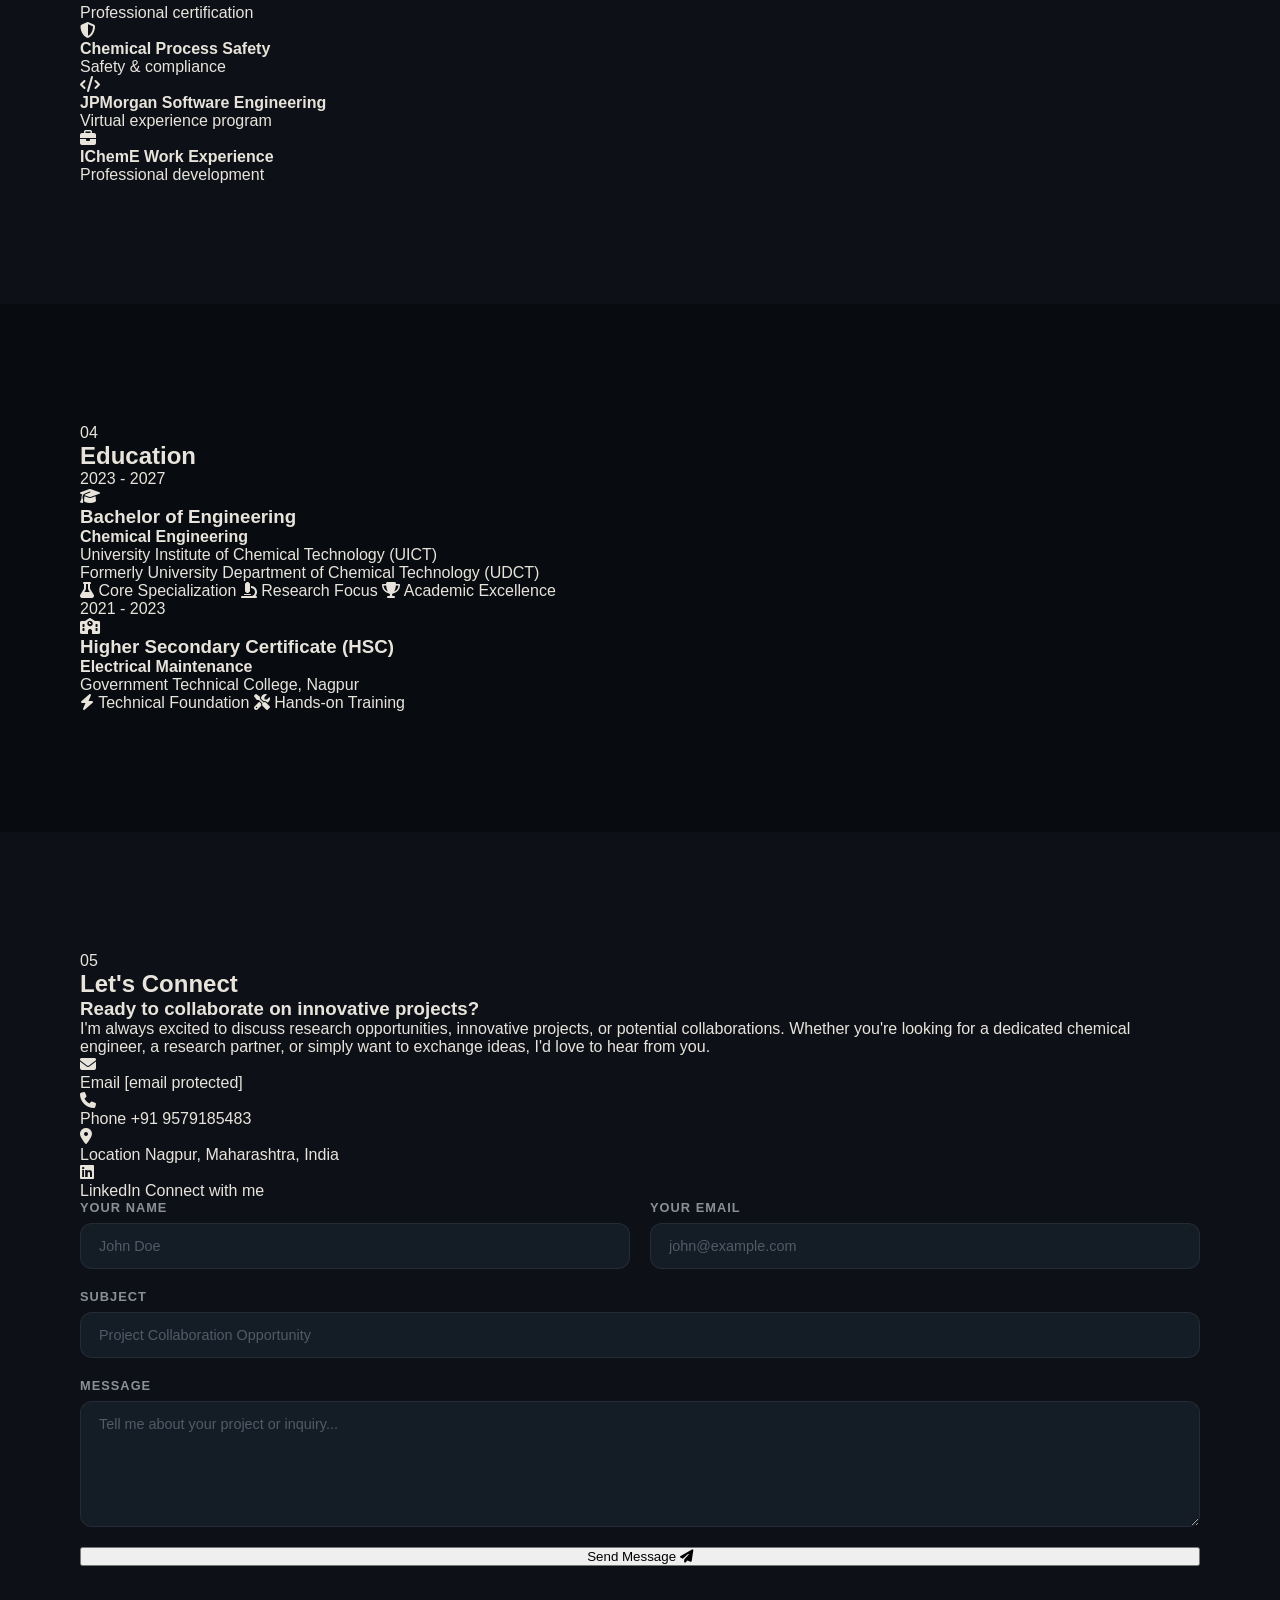
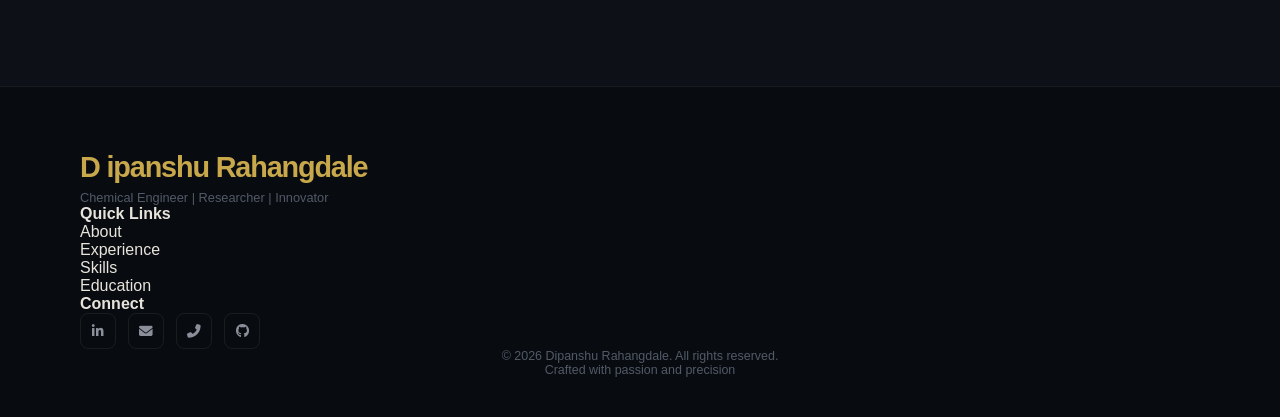
<file: index (6).html>
<!DOCTYPE html>
<html lang="en">
<head>
    <meta charset="UTF-8">
    <meta name="viewport" content="width=device-width, initial-scale=1.0">
    <title>Dipanshu Rahangdale | Chemical Engineer & Researcher</title>
    <link rel="stylesheet" href="style.css">
    <link rel="stylesheet" href="https://cdnjs.cloudflare.com/ajax/libs/font-awesome/6.4.0/css/all.min.css">
    <link rel="preconnect" href="https://fonts.googleapis.com">
    <link rel="preconnect" href="https://fonts.gstatic.com" crossorigin>
    <link href="https://fonts.googleapis.com/css2?family=Playfair+Display:wght@400;500;600;700;800&family=Work+Sans:wght@300;400;500;600;700&display=swap" rel="stylesheet">
</head>
<body>
    <!-- Navigation -->
    <nav class="navbar" id="navbar">
        <div class="nav-container">
            <a href="#home" class="logo">
                <span class="logo-initial" id="navLogoInitial">D</span>
                <img id="navAvatar" class="nav-avatar" style="display:none;" alt="Dipanshu Rahangdale">
                <span class="logo-text">ipanshu Rahangdale</span>
            </a>
            <ul class="nav-menu" id="navMenu">
                <li><a href="#home" class="nav-link active">Home</a></li>
                <li><a href="#about" class="nav-link">About</a></li>
                <li><a href="#experience" class="nav-link">Experience</a></li>
                <li><a href="#skills" class="nav-link">Expertise</a></li>
                <li><a href="#education" class="nav-link">Education</a></li>
                <li><a href="#contact" class="nav-link">Contact</a></li>
            </ul>
            <div class="hamburger" id="hamburger">
                <span></span>
                <span></span>
                <span></span>
            </div>
        </div>
    </nav>

    <!-- Hero Section -->
    <section id="home" class="hero">
        <div class="hero-background">
            <div class="grid-overlay"></div>
        </div>
        <div class="hero-container">
            <div class="hero-content">
                <div class="hero-badge">
                    <i class="fas fa-award"></i>
                    <span>SIH 2025 Winner</span>
                </div>
                <h1 class="hero-title">
                    <span class="title-line">Dipanshu</span>
                    <span class="title-line gradient-text">Rahangdale</span>
                </h1>
                <div class="hero-subtitle-wrapper">
                    <p class="hero-subtitle">Chemical Engineer</p>
                    <span class="divider">•</span>
                    <p class="hero-subtitle">Researcher</p>
                    <span class="divider">•</span>
                    <p class="hero-subtitle">Innovator</p>
                </div>
                <p class="hero-description">
                    A passionate researcher with expertise in reactor design, pyrolysis, and heterogeneous catalysis. Transforming complex chemical processes into innovative solutions through applied research and advanced materials science.
                </p>
                <div class="hero-buttons">
                    <a href="#contact" class="btn btn-primary">
                        <span>Let's Connect</span>
                        <i class="fas fa-arrow-right"></i>
                    </a>
                    <a href="#experience" class="btn btn-secondary">
                        <span>Explore My Work</span>
                    </a>
                </div>
                <div class="social-links">
                    <a href="https://www.linkedin.com/in/dipanshu-rahangdale-15a52b36a" target="_blank" rel="noopener noreferrer" class="social-icon" title="LinkedIn">
                        <i class="fab fa-linkedin-in"></i>
                    </a>
                    <a href="/cdn-cgi/l/email-protection#196b787178777e7d78757c7d706978776a716c20597e74787075377a7674" class="social-icon" title="Email">
                        <i class="fas fa-envelope"></i>
                    </a>
                    <a href="tel:+919579185483" class="social-icon" title="Phone">
                        <i class="fas fa-phone-alt"></i>
                    </a>
                    <a href="https://github.com/dipanshurahangdale" target="_blank" rel="noopener noreferrer" class="social-icon" title="GitHub">
                        <i class="fab fa-github"></i>
                    </a>
                </div>
            </div>
            <div class="hero-image-wrapper">
                <div class="image-container" id="imageContainer">
                    <div class="image-placeholder" id="imagePlaceholder">
                        <i class="fas fa-user"></i>
                        <p>Click to upload photo</p>
                        <span class="placeholder-sub">or use URL below</span>
                    </div>
                    <img id="profileImage" class="profile-image" style="display: none;" alt="Dipanshu Rahangdale">
                    <input type="file" id="imageUpload" accept="image/*" style="display: none;">
                </div>
                <div class="image-url-input" id="imageUrlWrapper">
                    <input type="url" id="imageUrlInput" placeholder="Paste photo URL here..." />
                    <button id="imageUrlBtn"><i class="fas fa-check"></i></button>
                </div>
                <div class="image-decoration">
                    <div class="decoration-circle"></div>
                    <div class="decoration-dots"></div>
                </div>
            </div>
        </div>
        <div class="scroll-indicator">
            <span>Scroll</span>
            <div class="scroll-line"></div>
        </div>
    </section>

    <!-- About Section -->
    <section id="about" class="about">
        <div class="container">
            <div class="section-header">
                <span class="section-number">01</span>
                <h2 class="section-title">About Me</h2>
            </div>
            <div class="about-grid">
                <div class="about-text">
                    <div class="about-intro">
                        <h3>Passionate About Innovation & Research</h3>
                        <p class="lead-text">
                            Currently pursuing Chemical Engineering at the University Institute of Chemical Technology, I specialize in turning theoretical concepts into practical, innovative solutions.
                        </p>
                    </div>
                    <div class="about-details">
                        <p>
                            My research interests span across <strong>reactor design, pyrolysis processes, heterogeneous catalysis, and advanced materials development</strong>. I believe in the power of experimentation and continuous learning to drive meaningful technological advancements.
                        </p>
                        <p>
                            What drives me is the opportunity to work on challenging projects that demand creativity, precision, and deep technical knowledge. Whether it's optimizing chemical processes, developing sustainable materials, or leading collaborative research initiatives, I'm committed to making a tangible impact.
                        </p>
                        <p>
                            Beyond academics, I actively engage with professional communities including AIChE and IChemE, constantly expanding my expertise and staying at the forefront of industry developments.
                        </p>
                    </div>
                </div>
                <div class="about-highlights">
                    <div class="highlight-card">
                        <div class="highlight-icon">
                            <i class="fas fa-trophy"></i>
                        </div>
                        <h4>SIH 2025 Winner</h4>
                        <p>Led team to victory at Smart India Hackathon 2025</p>
                    </div>
                    <div class="highlight-card">
                        <div class="highlight-icon">
                            <i class="fas fa-certificate"></i>
                        </div>
                        <h4>5+ Certifications</h4>
                        <p>Including MATLAB, Chemical Process Safety, and more</p>
                    </div>
                    <div class="highlight-card">
                        <div class="highlight-icon">
                            <i class="fas fa-users"></i>
                        </div>
                        <h4>4+ Active Roles</h4>
                        <p>Leadership positions in professional organizations</p>
                    </div>
                    <div class="highlight-card">
                        <div class="highlight-icon">
                            <i class="fas fa-project-diagram"></i>
                        </div>
                        <h4>Research Focus</h4>
                        <p>Reactor design, catalysis, and process optimization</p>
                    </div>
                </div>
            </div>
        </div>
    </section>

    <!-- Experience Section -->
    <section id="experience" class="experience">
        <div class="container">
            <div class="section-header">
                <span class="section-number">02</span>
                <h2 class="section-title">Professional Experience</h2>
            </div>
            <div class="timeline">
                <div class="timeline-item" data-date="Dec 2025 - Present">
                    <div class="timeline-marker"></div>
                    <div class="timeline-content">
                        <span class="timeline-tag">Leadership</span>
                        <h3>Team Leader</h3>
                        <h4>Smart India Hackathon 2025</h4>
                        <p class="timeline-description">
                            Led a multidisciplinary team to secure victory at India's premier hackathon, managing complete project lifecycle from conceptualization to final demonstration.
                        </p>
                        <ul class="timeline-achievements">
                            <li>Orchestrated technical planning and cross-functional team coordination</li>
                            <li>Delivered compelling jury presentations under strict deadlines</li>
                            <li>Applied systems thinking to solve complex real-world problems</li>
                            <li>Demonstrated leadership in high-pressure innovation environments</li>
                        </ul>
                    </div>
                </div>

                <div class="timeline-item" data-date="Jan 2026 - Present">
                    <div class="timeline-marker"></div>
                    <div class="timeline-content">
                        <span class="timeline-tag">Research</span>
                        <h3>Research Assistant</h3>
                        <h4>AIChE - American Institute of Chemical Engineers</h4>
                        <p class="timeline-description">
                            Active member engaged in continuous professional development through technical training programs, workshops, and collaborative research initiatives.
                        </p>
                        <ul class="timeline-achievements">
                            <li>Participating in advanced technical courses and certifications</li>
                            <li>Contributing to research discussions and knowledge sharing</li>
                            <li>Networking with industry professionals and researchers globally</li>
                        </ul>
                    </div>
                </div>

                <div class="timeline-item" data-date="Jan 2026 - Present">
                    <div class="timeline-marker"></div>
                    <div class="timeline-content">
                        <span class="timeline-tag">Management</span>
                        <h3>Management Executive</h3>
                        <h4>Institution of Chemical Engineers (IChemE)</h4>
                        <p class="timeline-description">
                            Contributing to organizational strategy and professional development initiatives within the global chemical engineering community.
                        </p>
                        <ul class="timeline-achievements">
                            <li>Coordinating events and professional development programs</li>
                            <li>Facilitating knowledge exchange between academia and industry</li>
                            <li>Supporting member engagement and community building</li>
                        </ul>
                    </div>
                </div>

                <div class="timeline-item" data-date="Jan 2026 - Present">
                    <div class="timeline-marker"></div>
                    <div class="timeline-content">
                        <span class="timeline-tag">Campus Ambassador</span>
                        <h3>Internshala Student Partner</h3>
                        <h4>Internshala</h4>
                        <p class="timeline-description">
                            Campus representative promoting internship opportunities and career development resources to empower fellow students.
                        </p>
                        <ul class="timeline-achievements">
                            <li>Bridging gap between students and industry opportunities</li>
                            <li>Organizing career awareness sessions and workshops</li>
                            <li>Mentoring peers on professional development strategies</li>
                        </ul>
                    </div>
                </div>
            </div>
        </div>
    </section>

    <!-- Skills Section -->
    <section id="skills" class="skills">
        <div class="container">
            <div class="section-header">
                <span class="section-number">03</span>
                <h2 class="section-title">Skills & Expertise</h2>
            </div>
            <div class="skills-grid">
                <div class="skill-category">
                    <div class="category-header">
                        <div class="category-icon">
                            <i class="fas fa-flask"></i>
                        </div>
                        <h3>Technical Expertise</h3>
                    </div>
                    <div class="skill-list">
                        <div class="skill-item">
                            <span class="skill-name">Reactor Design & Optimization</span>
                            <div class="skill-bar">
                                <div class="skill-progress" style="width: 90%"></div>
                            </div>
                        </div>
                        <div class="skill-item">
                            <span class="skill-name">Pyrolysis Processes</span>
                            <div class="skill-bar">
                                <div class="skill-progress" style="width: 85%"></div>
                            </div>
                        </div>
                        <div class="skill-item">
                            <span class="skill-name">Heterogeneous Catalysis</span>
                            <div class="skill-bar">
                                <div class="skill-progress" style="width: 88%"></div>
                            </div>
                        </div>
                        <div class="skill-item">
                            <span class="skill-name">Process Simulation</span>
                            <div class="skill-bar">
                                <div class="skill-progress" style="width: 82%"></div>
                            </div>
                        </div>
                    </div>
                </div>

                <div class="skill-category">
                    <div class="category-header">
                        <div class="category-icon">
                            <i class="fas fa-laptop-code"></i>
                        </div>
                        <h3>Software & Tools</h3>
                    </div>
                    <div class="skill-tags-modern">
                        <span class="skill-tag-pro"><i class="fas fa-check"></i>MATLAB (Certified)</span>
                        <span class="skill-tag-pro"><i class="fas fa-check"></i>DWSIM</span>
                        <span class="skill-tag-pro"><i class="fas fa-check"></i>AutoCAD</span>
                        <span class="skill-tag-pro"><i class="fas fa-check"></i>HAZOP Analysis</span>
                        <span class="skill-tag-pro"><i class="fas fa-check"></i>Git & GitHub</span>
                        <span class="skill-tag-pro"><i class="fas fa-check"></i>Chemical Process Safety</span>
                        <span class="skill-tag-pro"><i class="fas fa-check"></i>Data Analysis</span>
                        <span class="skill-tag-pro"><i class="fas fa-check"></i>Research Methodology</span>
                    </div>
                </div>

                <div class="skill-category">
                    <div class="category-header">
                        <div class="category-icon">
                            <i class="fas fa-brain"></i>
                        </div>
                        <h3>Core Competencies</h3>
                    </div>
                    <div class="competency-grid">
                        <div class="competency-item">
                            <i class="fas fa-lightbulb"></i>
                            <span>Problem Solving</span>
                        </div>
                        <div class="competency-item">
                            <i class="fas fa-search"></i>
                            <span>Research & Analysis</span>
                        </div>
                        <div class="competency-item">
                            <i class="fas fa-users-cog"></i>
                            <span>Team Leadership</span>
                        </div>
                        <div class="competency-item">
                            <i class="fas fa-chart-line"></i>
                            <span>Project Management</span>
                        </div>
                        <div class="competency-item">
                            <i class="fas fa-comments"></i>
                            <span>Communication</span>
                        </div>
                        <div class="competency-item">
                            <i class="fas fa-tasks"></i>
                            <span>Critical Thinking</span>
                        </div>
                    </div>
                </div>

                <div class="skill-category">
                    <div class="category-header">
                        <div class="category-icon">
                            <i class="fas fa-language"></i>
                        </div>
                        <h3>Languages</h3>
                    </div>
                    <div class="language-list">
                        <div class="language-item">
                            <div class="language-info">
                                <span class="language-name">English</span>
                                <span class="language-level">Professional</span>
                            </div>
                            <div class="language-dots">
                                <span class="dot active"></span>
                                <span class="dot active"></span>
                                <span class="dot active"></span>
                                <span class="dot active"></span>
                                <span class="dot active"></span>
                            </div>
                        </div>
                        <div class="language-item">
                            <div class="language-info">
                                <span class="language-name">Hindi</span>
                                <span class="language-level">Professional</span>
                            </div>
                            <div class="language-dots">
                                <span class="dot active"></span>
                                <span class="dot active"></span>
                                <span class="dot active"></span>
                                <span class="dot active"></span>
                                <span class="dot active"></span>
                            </div>
                        </div>
                        <div class="language-item">
                            <div class="language-info">
                                <span class="language-name">Marathi</span>
                                <span class="language-level">Professional</span>
                            </div>
                            <div class="language-dots">
                                <span class="dot active"></span>
                                <span class="dot active"></span>
                                <span class="dot active"></span>
                                <span class="dot active"></span>
                                <span class="dot active"></span>
                            </div>
                        </div>
                        <div class="language-item">
                            <div class="language-info">
                                <span class="language-name">German</span>
                                <span class="language-level">Elementary</span>
                            </div>
                            <div class="language-dots">
                                <span class="dot active"></span>
                                <span class="dot active"></span>
                                <span class="dot"></span>
                                <span class="dot"></span>
                                <span class="dot"></span>
                            </div>
                        </div>
                    </div>
                </div>

                <div class="skill-category full-width">
                    <div class="category-header">
                        <div class="category-icon">
                            <i class="fas fa-certificate"></i>
                        </div>
                        <h3>Certifications & Achievements</h3>
                    </div>
                    <div class="certifications-grid">
                        <div class="cert-card">
                            <i class="fas fa-award cert-icon"></i>
                            <h4>MATLAB Certified</h4>
                            <p>Professional certification</p>
                        </div>
                        <div class="cert-card">
                            <i class="fas fa-shield-alt cert-icon"></i>
                            <h4>Chemical Process Safety</h4>
                            <p>Safety & compliance</p>
                        </div>
                        <div class="cert-card">
                            <i class="fas fa-code cert-icon"></i>
                            <h4>JPMorgan Software Engineering</h4>
                            <p>Virtual experience program</p>
                        </div>
                        <div class="cert-card">
                            <i class="fas fa-briefcase cert-icon"></i>
                            <h4>IChemE Work Experience</h4>
                            <p>Professional development</p>
                        </div>
                    </div>
                </div>
            </div>
        </div>
    </section>

    <!-- Education Section -->
    <section id="education" class="education">
        <div class="container">
            <div class="section-header">
                <span class="section-number">04</span>
                <h2 class="section-title">Education</h2>
            </div>
            <div class="education-timeline">
                <div class="education-card">
                    <div class="education-year">2023 - 2027</div>
                    <div class="education-content">
                        <div class="education-icon-wrapper">
                            <i class="fas fa-graduation-cap"></i>
                        </div>
                        <div class="education-details">
                            <h3>Bachelor of Engineering</h3>
                            <h4>Chemical Engineering</h4>
                            <p class="institution">University Institute of Chemical Technology (UICT)</p>
                            <p class="formerly">Formerly University Department of Chemical Technology (UDCT)</p>
                            <div class="education-highlights">
                                <span class="edu-badge"><i class="fas fa-flask"></i> Core Specialization</span>
                                <span class="edu-badge"><i class="fas fa-microscope"></i> Research Focus</span>
                                <span class="edu-badge"><i class="fas fa-trophy"></i> Academic Excellence</span>
                            </div>
                        </div>
                    </div>
                </div>

                <div class="education-card">
                    <div class="education-year">2021 - 2023</div>
                    <div class="education-content">
                        <div class="education-icon-wrapper">
                            <i class="fas fa-school"></i>
                        </div>
                        <div class="education-details">
                            <h3>Higher Secondary Certificate (HSC)</h3>
                            <h4>Electrical Maintenance</h4>
                            <p class="institution">Government Technical College, Nagpur</p>
                            <div class="education-highlights">
                                <span class="edu-badge"><i class="fas fa-bolt"></i> Technical Foundation</span>
                                <span class="edu-badge"><i class="fas fa-tools"></i> Hands-on Training</span>
                            </div>
                        </div>
                    </div>
                </div>
            </div>
        </div>
    </section>

    <!-- Contact Section -->
    <section id="contact" class="contact">
        <div class="container">
            <div class="section-header">
                <span class="section-number">05</span>
                <h2 class="section-title">Let's Connect</h2>
            </div>
            <div class="contact-wrapper">
                <div class="contact-intro">
                    <h3>Ready to collaborate on innovative projects?</h3>
                    <p>I'm always excited to discuss research opportunities, innovative projects, or potential collaborations. Whether you're looking for a dedicated chemical engineer, a research partner, or simply want to exchange ideas, I'd love to hear from you.</p>
                    
                    <div class="contact-methods">
                        <a href="/cdn-cgi/l/email-protection#fd8f9c959c939a999c919899948d9c938e9588c4bd9a909c9491d39e9290" class="contact-method">
                            <div class="method-icon">
                                <i class="fas fa-envelope"></i>
                            </div>
                            <div class="method-details">
                                <span class="method-label">Email</span>
                                <span class="method-value"><span class="__cf_email__" data-cfemail="b4c6d5dcd5dad3d0d5d8d1d0ddc4d5dac7dcc18df4d3d9d5ddd89ad7dbd9">[email&#160;protected]</span></span>
                            </div>
                        </a>
                        
                        <a href="tel:+919579185483" class="contact-method">
                            <div class="method-icon">
                                <i class="fas fa-phone"></i>
                            </div>
                            <div class="method-details">
                                <span class="method-label">Phone</span>
                                <span class="method-value">+91 9579185483</span>
                            </div>
                        </a>
                        
                        <div class="contact-method">
                            <div class="method-icon">
                                <i class="fas fa-map-marker-alt"></i>
                            </div>
                            <div class="method-details">
                                <span class="method-label">Location</span>
                                <span class="method-value">Nagpur, Maharashtra, India</span>
                            </div>
                        </div>

                        <a href="https://www.linkedin.com/in/dipanshu-rahangdale-15a52b36a" target="_blank" rel="noopener noreferrer" class="contact-method">
                            <div class="method-icon">
                                <i class="fab fa-linkedin"></i>
                            </div>
                            <div class="method-details">
                                <span class="method-label">LinkedIn</span>
                                <span class="method-value">Connect with me</span>
                            </div>
                        </a>
                    </div>
                </div>

                <div class="contact-form-wrapper">
                    <form id="contactForm" class="contact-form">
                        <div class="form-row">
                            <div class="form-group">
                                <label for="name">Your Name</label>
                                <input type="text" id="name" name="name" required placeholder="John Doe">
                            </div>
                            <div class="form-group">
                                <label for="email">Your Email</label>
                                <input type="email" id="email" name="email" required placeholder="john@example.com">
                            </div>
                        </div>
                        <div class="form-group">
                            <label for="subject">Subject</label>
                            <input type="text" id="subject" name="subject" required placeholder="Project Collaboration Opportunity">
                        </div>
                        <div class="form-group">
                            <label for="message">Message</label>
                            <textarea id="message" name="message" rows="6" required placeholder="Tell me about your project or inquiry..."></textarea>
                        </div>
                        <button type="submit" class="btn btn-primary btn-submit">
                            <span>Send Message</span>
                            <i class="fas fa-paper-plane"></i>
                        </button>
                    </form>
                </div>
            </div>
        </div>
    </section>

    <!-- Footer -->
    <footer class="footer">
        <div class="container">
            <div class="footer-content">
                <div class="footer-brand">
                    <div class="footer-logo">
                        <span class="logo-initial">D</span>
                        <span class="logo-text">ipanshu Rahangdale</span>
                    </div>
                    <p class="footer-tagline">Chemical Engineer | Researcher | Innovator</p>
                </div>
                <div class="footer-links">
                    <div class="footer-section">
                        <h4>Quick Links</h4>
                        <ul>
                            <li><a href="#about">About</a></li>
                            <li><a href="#experience">Experience</a></li>
                            <li><a href="#skills">Skills</a></li>
                            <li><a href="#education">Education</a></li>
                        </ul>
                    </div>
                    <div class="footer-section">
                        <h4>Connect</h4>
                        <div class="footer-social">
                            <a href="https://www.linkedin.com/in/dipanshu-rahangdale-15a52b36a" target="_blank" rel="noopener noreferrer" title="LinkedIn">
                                <i class="fab fa-linkedin-in"></i>
                            </a>
                            <a href="/cdn-cgi/l/email-protection#60120108010e0704010c05040910010e1308155920070d01090c4e030f0d" title="Email">
                                <i class="fas fa-envelope"></i>
                            </a>
                            <a href="tel:+919579185483" title="Phone">
                                <i class="fas fa-phone-alt"></i>
                            </a>
                            <a href="https://github.com/dipanshurahangdale" target="_blank" rel="noopener noreferrer" title="GitHub">
                                <i class="fab fa-github"></i>
                            </a>
                        </div>
                    </div>
                </div>
            </div>
            <div class="footer-bottom">
                <p>&copy; 2026 Dipanshu Rahangdale. All rights reserved.</p>
                <p class="footer-made">Crafted with passion and precision</p>
</file>
<file: style.css>
/* ============================================================
   Dipanshu Rahangdale — Portfolio CSS
   Aesthetic: Dark Industrial Luxury · Syne + Cormorant
   ============================================================ */

/* ── Variables ─────────────────────────────────────────────── */
:root {
    --bg:        #080c10;
    --bg2:       #0d1117;
    --bg3:       #111820;
    --surface:   #141c26;
    --border:    rgba(255,255,255,0.07);
    --gold:      #c9a84c;
    --gold2:     #e8c97a;
    --gold-glow: rgba(201,168,76,0.18);
    --text:      #e8e4dc;
    --text-muted:#8a8f9a;
    --text-dim:  #525a68;
    --accent:    #4a9eff;
    --red:       #e05252;
    --green:     #4ade80;
    --radius:    12px;
    --radius-lg: 20px;
    --shadow:    0 8px 40px rgba(0,0,0,0.6);
    --transition:0.35s cubic-bezier(0.22,1,0.36,1);
}

/* ── Reset ──────────────────────────────────────────────────── */
*, *::before, *::after { box-sizing: border-box; margin: 0; padding: 0; }
html { scroll-behavior: smooth; font-size: 16px; }
body {
    font-family: 'Syne', sans-serif;
    background: var(--bg);
    color: var(--text);
    overflow-x: hidden;
    cursor: none;
}
a { text-decoration: none; color: inherit; }
ul { list-style: none; }
img { max-width: 100%; display: block; }
em { font-style: italic; font-family: 'Cormorant Garamond', serif; color: var(--gold2); }

/* ── Custom Cursor ──────────────────────────────────────────── */
.cursor-dot {
    width: 6px; height: 6px;
    background: var(--gold);
    border-radius: 50%;
    position: fixed;
    top: 0; left: 0;
    pointer-events: none;
    z-index: 9999;
    transform: translate(-50%,-50%);
    transition: transform 0.05s;
}
.cursor-ring {
    width: 36px; height: 36px;
    border: 1.5px solid rgba(201,168,76,0.5);
    border-radius: 50%;
    position: fixed;
    top: 0; left: 0;
    pointer-events: none;
    z-index: 9998;
    transform: translate(-50%,-50%);
    transition: transform 0.15s cubic-bezier(0.22,1,0.36,1), width 0.2s, height 0.2s, opacity 0.2s;
}
body:hover .cursor-ring { opacity: 1; }

/* ── Preloader ──────────────────────────────────────────────── */
.preloader {
    position: fixed; inset: 0;
    background: var(--bg);
    z-index: 10000;
    display: flex; align-items: center; justify-content: center;
    transition: opacity 0.6s, visibility 0.6s;
}
.preloader.done { opacity: 0; visibility: hidden; }
.preloader-inner { text-align: center; }
.molecule-loader {
    width: 80px; height: 80px;
    animation: mol-spin 2s linear infinite;
}
.mol-atom { fill: var(--gold); opacity: 0.9; }
.mol-bond { stroke: rgba(201,168,76,0.4); stroke-width: 1.5; }
@keyframes mol-spin {
    from { transform: rotate(0deg); transform-origin: 50% 50%; }
    to   { transform: rotate(360deg); transform-origin: 50% 50%; }
}
.preloader-text {
    margin-top: 16px;
    font-family: 'Space Mono', monospace;
    font-size: 0.75rem;
    color: var(--text-dim);
    letter-spacing: 0.2em;
    text-transform: uppercase;
}

/* ── Reveal Animations ──────────────────────────────────────── */
.fade-up {
    opacity: 0;
    transform: translateY(30px);
    animation: fadeUp 0.8s cubic-bezier(0.22,1,0.36,1) forwards;
}
@keyframes fadeUp {
    to { opacity: 1; transform: none; }
}
.delay-1 { animation-delay: 0.1s; }
.delay-2 { animation-delay: 0.25s; }
.delay-3 { animation-delay: 0.4s; }
.delay-4 { animation-delay: 0.55s; }
.delay-5 { animation-delay: 0.7s; }
.delay-6 { animation-delay: 0.85s; }

.reveal-item {
    opacity: 0;
    transform: translateY(40px);
    transition: opacity 0.7s var(--transition), transform 0.7s var(--transition);
}
.reveal-item.revealed { opacity: 1; transform: none; }

/* ── Container ──────────────────────────────────────────────── */
.container { max-width: 1200px; margin: 0 auto; padding: 0 40px; }
@media (max-width: 768px) { .container { padding: 0 20px; } }

/* ── Navbar ─────────────────────────────────────────────────── */
.navbar {
    position: fixed; top: 0; left: 0; right: 0;
    z-index: 1000;
    padding: 20px 0;
    transition: background 0.4s, padding 0.4s, box-shadow 0.4s;
}
.navbar.scrolled {
    background: rgba(8,12,16,0.92);
    backdrop-filter: blur(20px);
    padding: 12px 0;
    box-shadow: 0 1px 0 var(--border);
}
.nav-container {
    max-width: 1200px; margin: 0 auto; padding: 0 40px;
    display: flex; align-items: center; gap: 40px;
}
.logo {
    display: flex; align-items: center; gap: 10px;
    font-size: 1.1rem; font-weight: 800;
    letter-spacing: 0.05em;
}
.logo-hex { color: var(--gold); font-size: 1.3rem; }
.logo-name { color: var(--text); }

.nav-menu {
    display: flex; align-items: center; gap: 4px;
    margin-left: auto;
}
.nav-link {
    display: flex; align-items: center; gap: 6px;
    padding: 8px 12px;
    font-size: 0.82rem; font-weight: 600; letter-spacing: 0.04em;
    color: var(--text-muted);
    border-radius: 8px;
    transition: color 0.25s, background 0.25s;
    position: relative;
}
.nl-num { font-family: 'Space Mono',monospace; font-size: 0.65rem; color: var(--text-dim); }
.nav-link:hover, .nav-link.active { color: var(--text); background: rgba(255,255,255,0.05); }
.nav-link.active .nl-num { color: var(--gold); }

.nav-resume-btn {
    padding: 9px 18px;
    border: 1px solid var(--gold);
    color: var(--gold);
    border-radius: 8px;
    font-size: 0.82rem; font-weight: 700; letter-spacing: 0.04em;
    transition: background 0.25s, color 0.25s;
    white-space: nowrap;
}
.nav-resume-btn:hover { background: var(--gold); color: var(--bg); }

.hamburger {
    display: none; flex-direction: column; gap: 5px;
    cursor: pointer; padding: 4px;
}
.hamburger span {
    width: 24px; height: 2px; background: var(--text);
    border-radius: 2px; transition: 0.3s;
    display: block;
}
.hamburger.active span:nth-child(1) { transform: rotate(45deg) translate(5px,5px); }
.hamburger.active span:nth-child(2) { opacity: 0; }
.hamburger.active span:nth-child(3) { transform: rotate(-45deg) translate(5px,-5px); }

@media (max-width: 900px) {
    .hamburger { display: flex; margin-left: auto; }
    .nav-resume-btn { display: none; }
    .nav-menu {
        display: flex; flex-direction: column; gap: 0;
        position: fixed; top: 0; right: -100%; height: 100vh; width: 280px;
        background: var(--bg2); border-left: 1px solid var(--border);
        padding: 80px 20px 40px; align-items: flex-start;
        transition: right 0.4s cubic-bezier(0.22,1,0.36,1);
    }
    .nav-menu.active { right: 0; }
    .nav-link { width: 100%; font-size: 1rem; padding: 14px 16px; }
}

/* ── Hero ───────────────────────────────────────────────────── */
.hero {
    min-height: 100vh;
    display: flex; align-items: center;
    position: relative; overflow: hidden;
    padding: 120px 0 80px;
}
#heroCanvas {
    position: absolute; inset: 0;
    width: 100%; height: 100%;
    opacity: 0.5;
}
.hero-noise {
    position: absolute; inset: 0;
    background-image: url("data:image/svg+xml,%3Csvg viewBox='0 0 256 256' xmlns='http://www.w3.org/2000/svg'%3E%3Cfilter id='noise'%3E%3CfeTurbulence type='fractalNoise' baseFrequency='0.9' numOctaves='4' stitchTiles='stitch'/%3E%3C/filter%3E%3Crect width='100%25' height='100%25' filter='url(%23noise)' opacity='0.04'/%3E%3C/svg%3E");
    pointer-events: none; z-index: 1;
}
.hero-container {
    max-width: 1200px; margin: 0 auto; padding: 0 40px;
    display: grid; grid-template-columns: 1fr 1fr;
    gap: 80px; align-items: center;
    position: relative; z-index: 2;
}
.hero-tag {
    display: inline-flex; align-items: center; gap: 10px;
    padding: 8px 16px;
    background: rgba(201,168,76,0.1);
    border: 1px solid rgba(201,168,76,0.3);
    border-radius: 100px;
    font-size: 0.8rem; font-weight: 700; letter-spacing: 0.06em;
    color: var(--gold2);
    text-transform: uppercase;
    margin-bottom: 28px;
}
.tag-dot {
    width: 7px; height: 7px; border-radius: 50%;
    background: var(--gold);
    box-shadow: 0 0 8px var(--gold);
    animation: pulse 2s infinite;
}
@keyframes pulse {
    0%,100% { transform: scale(1); opacity: 1; }
    50% { transform: scale(1.4); opacity: 0.7; }
}
.hero-name {
    display: flex; flex-direction: column;
    line-height: 0.95;
    margin-bottom: 20px;
}
.hn-first {
    font-family: 'Cormorant Garamond', serif;
    font-size: clamp(3.5rem, 7vw, 5.5rem);
    font-weight: 300;
    color: var(--text);
    letter-spacing: -0.02em;
}
.hn-last {
    font-family: 'Syne', sans-serif;
    font-size: clamp(2.5rem, 5.5vw, 4.2rem);
    font-weight: 800;
    color: var(--gold);
    letter-spacing: -0.03em;
    text-transform: uppercase;
}
.hero-role {
    display: flex; align-items: center; gap: 12px;
    margin-bottom: 28px;
    font-size: 1rem;
    color: var(--text-muted);
    min-height: 1.6em;
    overflow: hidden;
}
.role-slash { color: var(--gold); font-weight: 900; font-size: 1.2rem; }
.role-cycle { position: relative; overflow: hidden; height: 1.6em; }
.role-word {
    position: absolute; top: 0; left: 0;
    font-weight: 600; letter-spacing: 0.03em;
    opacity: 0; transform: translateY(100%);
    transition: 0.5s cubic-bezier(0.22,1,0.36,1);
    white-space: nowrap;
}
.role-word.active { opacity: 1; transform: translateY(0); }
.role-word.out    { opacity: 0; transform: translateY(-100%); }

.hero-bio {
    font-size: 1.05rem; line-height: 1.7;
    color: var(--text-muted);
    max-width: 500px;
    margin-bottom: 36px;
}

.hero-ctas { display: flex; align-items: center; gap: 16px; margin-bottom: 36px; flex-wrap: wrap; }
.cta-primary {
    display: inline-flex; align-items: center; gap: 10px;
    padding: 14px 28px;
    background: var(--gold);
    color: var(--bg);
    border-radius: 10px;
    font-size: 0.92rem; font-weight: 800; letter-spacing: 0.04em;
    transition: background 0.25s, transform 0.2s, box-shadow 0.25s;
}
.cta-primary svg { width: 16px; height: 16px; transition: transform 0.25s; }
.cta-primary:hover { background: var(--gold2); transform: translateY(-2px); box-shadow: 0 8px 24px rgba(201,168,76,0.3); }
.cta-primary:hover svg { transform: translateX(3px); }
.cta-ghost {
    display: inline-flex; align-items: center;
    padding: 14px 28px;
    border: 1px solid var(--border);
    color: var(--text-muted);
    border-radius: 10px;
    font-size: 0.92rem; font-weight: 600;
    transition: border-color 0.25s, color 0.25s, background 0.25s;
}
.cta-ghost:hover { border-color: var(--text-muted); color: var(--text); background: rgba(255,255,255,0.04); }

.hero-socials { display: flex; gap: 12px; }
.hs-link {
    width: 40px; height: 40px;
    border: 1px solid var(--border);
    border-radius: 10px;
    display: flex; align-items: center; justify-content: center;
    color: var(--text-muted); font-size: 0.9rem;
    transition: border-color 0.25s, color 0.25s, background 0.25s;
}
.hs-link:hover { border-color: var(--gold); color: var(--gold); background: var(--gold-glow); }

/* Photo */
.hero-right { display: flex; flex-direction: column; gap: 24px; align-items: center; }
.photo-frame {
    position: relative;
    width: 340px; height: 400px;
    border-radius: var(--radius-lg);
    overflow: visible;
    flex-shrink: 0;
}
.photo-glow {
    position: absolute;
    inset: -20px;
    background: radial-gradient(ellipse at 50% 50%, rgba(201,168,76,0.18) 0%, transparent 70%);
    border-radius: 50%;
    filter: blur(30px);
    z-index: 0;
    animation: glow-pulse 4s ease-in-out infinite;
}
@keyframes glow-pulse {
    0%,100% { opacity: 0.7; transform: scale(1); }
    50%      { opacity: 1; transform: scale(1.08); }
}
.photo-border-animated {
    position: absolute;
    inset: -3px;
    border-radius: calc(var(--radius-lg) + 3px);
    background: conic-gradient(from 0deg, var(--gold), transparent 40%, transparent 60%, var(--gold));
    z-index: 1;
    animation: border-rotate 4s linear infinite;
}
@keyframes border-rotate { to { transform: rotate(360deg); } }
.profile-photo {
    position: relative; z-index: 2;
    width: 100%; height: 100%;
    object-fit: cover;
    object-position: center top;
    border-radius: var(--radius-lg);
    display: block;
    border: 3px solid var(--bg);
}
.photo-overlay-badge {
    position: absolute;
    background: rgba(13,17,23,0.9);
    border: 1px solid var(--border);
    backdrop-filter: blur(10px);
    border-radius: 10px;
    padding: 10px 14px;
    display: flex; align-items: center; gap: 10px;
    z-index: 3;
    font-size: 0.78rem;
    white-space: nowrap;
}
.photo-overlay-badge i { color: var(--gold); font-size: 1rem; }
.photo-overlay-badge div { display: flex; flex-direction: column; gap: 1px; }
.photo-overlay-badge strong { font-size: 0.82rem; font-weight: 700; color: var(--text); }
.photo-overlay-badge small { font-size: 0.68rem; color: var(--text-muted); }
.badge-1 { top: -16px; right: -20px; }
.badge-2 { bottom: 60px; left: -28px; }
.badge-3 { bottom: -16px; right: 10px; }

.hero-stats {
    display: flex; align-items: center; gap: 24px;
    padding: 20px 28px;
    background: var(--surface);
    border: 1px solid var(--border);
    border-radius: var(--radius);
    width: 100%;
}
.hstat { text-align: center; flex: 1; }
.hstat-num {
    display: block;
    font-family: 'Syne',sans-serif;
    font-size: 2rem; font-weight: 800;
    color: var(--gold);
    line-height: 1;
}
.hstat-label { font-size: 0.72rem; color: var(--text-muted); font-weight: 600; text-transform: uppercase; letter-spacing: 0.06em; }
.hstat-divider { width: 1px; height: 40px; background: var(--border); }

.scroll-cue {
    position: absolute; bottom: 40px; left: 50%;
    transform: translateX(-50%);
    display: flex; flex-direction: column; align-items: center; gap: 8px;
    color: var(--text-dim); font-size: 0.72rem; letter-spacing: 0.12em; text-transform: uppercase;
    z-index: 3;
}
.scroll-wheel {
    width: 22px; height: 36px;
    border: 1.5px solid var(--text-dim);
    border-radius: 20px;
    display: flex; justify-content: center; padding-top: 6px;
}
.scroll-dot {
    width: 4px; height: 8px; background: var(--text-dim); border-radius: 2px;
    animation: scroll-anim 2s ease-in-out infinite;
}
@keyframes scroll-anim {
    0%,100% { transform: translateY(0); opacity: 1; }
    70%      { transform: translateY(8px); opacity: 0; }
}

@media (max-width: 900px) {
    .hero-container { grid-template-columns: 1fr; gap: 48px; text-align: center; padding: 0 20px; }
    .hero-tag, .hero-ctas, .hero-socials { justify-content: center; }
    .hero-bio { margin: 0 auto 36px; }
    .hero-right { align-items: center; }
    .photo-frame { width: 260px; height: 310px; }
    .badge-2 { left: -10px; }
}

/* ── Section Labels ─────────────────────────────────────────── */
.section-label {
    display: flex; align-items: center; gap: 16px;
    margin-bottom: 20px;
}
.sl-num { font-family: 'Space Mono',monospace; font-size: 0.75rem; color: var(--gold); letter-spacing: 0.08em; }
.sl-line { flex: 0 0 40px; height: 1px; background: var(--gold); }
.sl-text { font-size: 0.75rem; font-weight: 700; text-transform: uppercase; letter-spacing: 0.14em; color: var(--text-muted); }

.section-heading {
    font-family: 'Cormorant Garamond', serif;
    font-size: clamp(2rem, 4.5vw, 3.2rem);
    font-weight: 400;
    color: var(--text);
    line-height: 1.1;
    margin-bottom: 56px;
}

/* ── About ──────────────────────────────────────────────────── */
.about { padding: 120px 0; }
.about-grid {
    display: grid; grid-template-columns: 1fr 1fr;
    gap: 80px; align-items: start;
}
.about-text h2 { font-family: 'Cormorant Garamond',serif; font-size: clamp(2rem,4vw,3rem); font-weight: 400; margin-bottom: 28px; line-height: 1.15; }
.about-lead { font-size: 1.1rem; line-height: 1.7; color: var(--text-muted); margin-bottom: 20px; }
.about-text p { font-size: 0.95rem; line-height: 1.75; color: var(--text-muted); margin-bottom: 16px; }
.about-text strong { color: var(--text); font-weight: 700; }
.about-facts { display: flex; flex-direction: column; gap: 10px; margin-top: 28px; padding-top: 24px; border-top: 1px solid var(--border); }
.af-item { display: flex; align-items: center; gap: 12px; font-size: 0.88rem; color: var(--text-muted); }
.af-item i { color: var(--gold); width: 16px; }

.about-cards { display: grid; grid-template-columns: 1fr 1fr; gap: 16px; }
.acard {
    background: var(--surface);
    border: 1px solid var(--border);
    border-radius: var(--radius);
    padding: 24px;
    transition: border-color var(--transition), transform var(--transition);
}
.acard:hover { border-color: rgba(201,168,76,0.3); transform: translateY(-4px); }
.acard-icon { width: 40px; height: 40px; border-radius: 10px; background: var(--gold-glow); display: flex; align-items: center; justify-content: center; color: var(--gold); margin-bottom: 12px; }
.acard h4 { font-size: 0.92rem; font-weight: 700; margin-bottom: 6px; }
.acard p  { font-size: 0.82rem; color: var(--text-muted); line-height: 1.5; }

@media (max-width: 900px) {
    .about-grid { grid-template-columns: 1fr; gap: 48px; }
    .about-cards { grid-template-columns: 1fr 1fr; }
}
@media (max-width: 500px) { .about-cards { grid-template-columns: 1fr; } }

/* ── Experience ─────────────────────────────────────────────── */
.experience { padding: 120px 0; background: var(--bg2); }
.timeline { display: flex; flex-direction: column; gap: 0; }
.tl-item { display: grid; grid-template-columns: 140px 48px 1fr; gap: 0 24px; }
.tl-date { padding-top: 18px; font-family: 'Space Mono',monospace; font-size: 0.72rem; color: var(--gold); text-align: right; letter-spacing: 0.04em; }
.tl-connector { display: flex; flex-direction: column; align-items: center; }
.tl-dot {
    width: 44px; height: 44px; border-radius: 50%;
    background: var(--bg3);
    border: 2px solid var(--gold);
    display: flex; align-items: center; justify-content: center;
    color: var(--gold); font-size: 0.85rem;
    flex-shrink: 0;
    transition: background var(--transition);
}
.tl-item:hover .tl-dot { background: var(--gold-glow); }
.tl-line { flex: 1; width: 2px; background: var(--border); min-height: 40px; }
.tl-item:last-child .tl-line { display: none; }
.tl-card {
    background: var(--surface);
    border: 1px solid var(--border);
    border-radius: var(--radius);
    padding: 24px 28px;
    margin-bottom: 24px;
    transition: border-color var(--transition), transform var(--transition);
}
.tl-card:hover { border-color: rgba(201,168,76,0.25); transform: translateX(4px); }
.tl-tag {
    display: inline-block;
    padding: 4px 10px;
    background: var(--gold-glow);
    border: 1px solid rgba(201,168,76,0.3);
    border-radius: 100px;
    font-size: 0.7rem; font-weight: 700; letter-spacing: 0.08em; text-transform: uppercase;
    color: var(--gold);
    margin-bottom: 10px;
}
.tl-card h3 { font-size: 1.05rem; font-weight: 700; margin-bottom: 4px; }
.tl-card h4 { font-size: 0.88rem; color: var(--text-muted); font-weight: 500; margin-bottom: 12px; }
.tl-card p  { font-size: 0.88rem; color: var(--text-muted); line-height: 1.65; margin-bottom: 12px; }
.tl-list { display: flex; flex-direction: column; gap: 6px; }
.tl-list li { font-size: 0.84rem; color: var(--text-muted); padding-left: 16px; position: relative; line-height: 1.5; }
.tl-list li::before { content: '→'; position: absolute; left: 0; color: var(--gold); font-size: 0.75rem; top: 2px; }

@media (max-width: 700px) {
    .tl-item { grid-template-columns: 1fr; }
    .tl-date { text-align: left; padding-top: 0; margin-bottom: 8px; }
    .tl-connector { flex-direction: row; gap: 12px; margin-bottom: 12px; }
    .tl-line { width: 40px; height: 2px; min-height: unset; flex: unset; }
}

/* ── Projects ───────────────────────────────────────────────── */
.projects { padding: 120px 0; }
.projects-grid {
    display: grid;
    grid-template-columns: 1fr 1fr;
    grid-template-rows: auto auto;
    gap: 24px;
}
.proj-card {
    background: var(--surface);
    border: 1px solid var(--border);
    border-radius: var(--radius-lg);
    padding: 32px;
    position: relative; overflow: hidden;
    transition: border-color var(--transition), transform var(--transition);
}
.proj-card:hover { border-color: rgba(201,168,76,0.25); transform: translateY(-6px); }
.proj-featured { grid-row: span 2; }
.proj-glow {
    position: absolute; top: -60px; right: -60px;
    width: 200px; height: 200px;
    background: radial-gradient(circle, rgba(201,168,76,0.12) 0%, transparent 70%);
    pointer-events: none;
}
.proj-num { font-family: 'Space Mono',monospace; font-size: 0.7rem; color: var(--text-dim); letter-spacing: 0.08em; margin-bottom: 12px; }
.proj-award {
    display: inline-flex; align-items: center; gap: 7px;
    padding: 5px 12px;
    background: rgba(201,168,76,0.1);
    border: 1px solid rgba(201,168,76,0.3);
    border-radius: 100px;
    font-size: 0.72rem; font-weight: 700; color: var(--gold);
    margin-bottom: 16px; letter-spacing: 0.04em;
}
.proj-title {
    font-family: 'Syne',sans-serif;
    font-size: 1.6rem; font-weight: 800;
    margin-bottom: 6px; color: var(--text);
    letter-spacing: -0.01em;
}
.proj-featured .proj-title { font-size: 2rem; }
.proj-sub { font-size: 0.85rem; color: var(--text-muted); margin-bottom: 16px; font-weight: 500; }
.proj-desc { font-size: 0.88rem; color: var(--text-muted); line-height: 1.7; margin-bottom: 20px; }
.proj-tags { display: flex; flex-wrap: wrap; gap: 8px; margin-bottom: 20px; }
.proj-tags span {
    padding: 4px 12px;
    background: rgba(255,255,255,0.04);
    border: 1px solid var(--border);
    border-radius: 100px;
    font-size: 0.72rem; font-weight: 600;
    color: var(--text-muted);
}
.proj-meta { display: flex; flex-wrap: wrap; gap: 16px; font-size: 0.78rem; color: var(--text-dim); margin-bottom: 20px; }
.proj-meta i { color: var(--gold); margin-right: 5px; }
.proj-link {
    display: inline-flex; align-items: center; gap: 8px;
    font-size: 0.85rem; font-weight: 700; color: var(--gold);
    transition: gap 0.2s;
}
.proj-link:hover { gap: 12px; }

@media (max-width: 768px) {
    .projects-grid { grid-template-columns: 1fr; }
    .proj-featured { grid-row: span 1; }
}

/* ── Skills ─────────────────────────────────────────────────── */
.skills { padding: 120px 0; background: var(--bg2); }
.skills-layout { display: grid; grid-template-columns: 1fr 1fr; gap: 24px; margin-bottom: 48px; }
.skill-panel {
    background: var(--surface);
    border: 1px solid var(--border);
    border-radius: var(--radius-lg);
    padding: 32px;
}
.sp-header { display: flex; align-items: center; gap: 14px; margin-bottom: 28px; }
.sp-icon { width: 40px; height: 40px; border-radius: 10px; background: var(--gold-glow); display: flex; align-items: center; justify-content: center; color: var(--gold); flex-shrink: 0; }
.sp-header h3 { font-size: 1rem; font-weight: 700; }

.skill-list { display: flex; flex-direction: column; gap: 16px; }
.skill-item {}
.si-top { display: flex; justify-content: space-between; align-items: center; margin-bottom: 7px; font-size: 0.84rem; font-weight: 600; }
.si-top span:last-child { font-family: 'Space Mono',monospace; font-size: 0.75rem; color: var(--gold); }
.skill-bar { height: 4px; background: rgba(255,255,255,0.06); border-radius: 4px; overflow: hidden; }
.skill-progress { height: 100%; width: 0; background: linear-gradient(90deg, var(--gold), var(--gold2)); border-radius: 4px; transition: width 1.2s cubic-bezier(0.22,1,0.36,1); }

.tool-grid { display: grid; grid-template-columns: 1fr 1fr; gap: 12px; }
.tool-item {
    display: flex; flex-direction: column; align-items: center; gap: 6px;
    padding: 16px 12px;
    background: rgba(255,255,255,0.03);
    border: 1px solid var(--border);
    border-radius: var(--radius);
    font-size: 0.82rem; font-weight: 700; text-align: center;
    transition: border-color var(--transition);
}
.tool-item:hover { border-color: rgba(201,168,76,0.3); }
.tool-item i { font-size: 1.2rem; color: var(--text-muted); }
.tool-item small { font-size: 0.7rem; color: var(--text-dim); font-weight: 400; }
.tool-item.ti-gold { border-color: rgba(201,168,76,0.3); }
.tool-item.ti-gold i { color: var(--gold); }

.competency-bubbles { display: flex; flex-wrap: wrap; gap: 10px; margin-bottom: 24px; }
.competency-bubbles span {
    display: flex; align-items: center; gap: 7px;
    padding: 7px 14px;
    background: rgba(255,255,255,0.04);
    border: 1px solid var(--border);
    border-radius: 100px;
    font-size: 0.8rem; font-weight: 600;
    color: var(--text-muted);
}
.competency-bubbles i { color: var(--gold); font-size: 0.75rem; }

.lang-list { display: flex; flex-direction: column; gap: 12px; }
.lang-item { display: flex; align-items: center; gap: 12px; font-size: 0.84rem; }
.lang-name { width: 64px; font-weight: 700; flex-shrink: 0; }
.lang-bar { flex: 1; height: 3px; background: rgba(255,255,255,0.06); border-radius: 3px; overflow: hidden; }
.lang-fill { height: 100%; background: linear-gradient(90deg, var(--gold), var(--gold2)); border-radius: 3px; }
.lang-lvl { font-size: 0.72rem; color: var(--text-dim); width: 80px; text-align: right; flex-shrink: 0; }

/* Certifications */
.certs-heading { font-size: 1.1rem; font-weight: 700; margin-bottom: 24px; color: var(--text-muted); text-transform: uppercase; letter-spacing: 0.08em; }
.certs-grid { display: grid; grid-template-columns: repeat(3, 1fr); gap: 16px; }
.cert-item {
    background: var(--surface);
    border: 1px solid var(--border);
    border-radius: var(--radius);
    padding: 24px;
    transition: border-color var(--transition), transform var(--transition);
}
.cert-item:hover { border-color: rgba(201,168,76,0.3); transform: translateY(-4px); }
.ci-icon { width: 40px; height: 40px; border-radius: 10px; background: var(--gold-glow); display: flex; align-items: center; justify-content: center; color: var(--gold); margin-bottom: 12px; }
.cert-item h4 { font-size: 0.9rem; font-weight: 700; margin-bottom: 6px; }
.cert-item p  { font-size: 0.78rem; color: var(--text-muted); line-height: 1.4; }

@media (max-width: 900px) {
    .skills-layout { grid-template-columns: 1fr; }
    .certs-grid { grid-template-columns: 1fr 1fr; }
}
@media (max-width: 500px) {
    .certs-grid { grid-template-columns: 1fr; }
    .tool-grid { grid-template-columns: 1fr 1fr 1fr; }
}

/* ── Education ──────────────────────────────────────────────── */
.education { padding: 120px 0; }
.edu-timeline { display: flex; flex-direction: column; gap: 24px; }
.edu-card {
    display: grid; grid-template-columns: auto auto 1fr;
    gap: 0 24px; align-items: start;
    background: var(--surface);
    border: 1px solid var(--border);
    border-radius: var(--radius-lg);
    padding: 32px;
    transition: border-color var(--transition);
    position: relative;
}
.edu-card:hover { border-color: rgba(201,168,76,0.25); }
.edu-primary { border-color: rgba(201,168,76,0.2); }
.edu-year-badge {
    font-family: 'Space Mono',monospace; font-size: 0.72rem;
    color: var(--gold); letter-spacing: 0.06em;
    writing-mode: vertical-rl; text-orientation: mixed;
    white-space: nowrap;
    padding-right: 16px;
    border-right: 1px solid var(--border);
    margin-right: 8px;
    line-height: 1;
    align-self: center;
}
.edu-icon-wrap {
    width: 48px; height: 48px; border-radius: 50%;
    background: var(--gold-glow); border: 1px solid rgba(201,168,76,0.3);
    display: flex; align-items: center; justify-content: center;
    color: var(--gold); font-size: 1.1rem; flex-shrink: 0;
}
.edu-body {}
.edu-body h3 { font-size: 1.05rem; font-weight: 700; margin-bottom: 4px; }
.edu-body h4 { font-size: 0.9rem; color: var(--text-muted); font-weight: 500; margin-bottom: 6px; }
.edu-sub { font-size: 0.8rem; color: var(--text-dim); margin-bottom: 16px; }
.edu-subjects { display: flex; flex-wrap: wrap; gap: 8px; }
.edu-subjects span {
    padding: 5px 12px;
    background: rgba(255,255,255,0.04);
    border: 1px solid var(--border);
    border-radius: 100px;
    font-size: 0.75rem; color: var(--text-muted);
    display: flex; align-items: center; gap: 6px;
}
.edu-subjects i { color: var(--gold); font-size: 0.7rem; }

@media (max-width: 700px) {
    .edu-card { grid-template-columns: 1fr; gap: 16px; }
    .edu-year-badge { writing-mode: horizontal-tb; border-right: none; border-bottom: 1px solid var(--border); padding-right: 0; padding-bottom: 12px; }
}

/* ── Contact ────────────────────────────────────────────────── */
.contact { padding: 120px 0; background: var(--bg2); }
.contact-grid { display: grid; grid-template-columns: 1fr 1fr; gap: 64px; }
.contact-lead { font-size: 1rem; line-height: 1.7; color: var(--text-muted); margin-bottom: 32px; }
.contact-info-list { display: flex; flex-direction: column; gap: 16px; }
.ci-row {
    display: flex; align-items: center; gap: 16px;
    padding: 16px 20px;
    background: var(--surface);
    border: 1px solid var(--border);
    border-radius: var(--radius);
    transition: border-color var(--transition);
}
.ci-row:hover { border-color: rgba(201,168,76,0.3); }
.ci-icon { width: 40px; height: 40px; border-radius: 10px; background: var(--gold-glow); display: flex; align-items: center; justify-content: center; color: var(--gold); flex-shrink: 0; }
.ci-row > div { display: flex; flex-direction: column; gap: 2px; }
.ci-label { font-size: 0.72rem; color: var(--text-dim); font-weight: 600; text-transform: uppercase; letter-spacing: 0.08em; }
.ci-val { font-size: 0.88rem; color: var(--text); font-weight: 500; }

.contact-form { display: flex; flex-direction: column; gap: 20px; }
.form-row { display: grid; grid-template-columns: 1fr 1fr; gap: 20px; }
.form-group { display: flex; flex-direction: column; gap: 8px; }
.form-group label { font-size: 0.8rem; font-weight: 700; text-transform: uppercase; letter-spacing: 0.08em; color: var(--text-muted); }
.form-group input, .form-group textarea {
    background: var(--surface);
    border: 1px solid var(--border);
    border-radius: var(--radius);
    padding: 14px 18px;
    color: var(--text); font-family: 'Syne',sans-serif; font-size: 0.9rem;
    outline: none;
    transition: border-color var(--transition);
    resize: vertical;
}
.form-group input::placeholder, .form-group textarea::placeholder { color: var(--text-dim); }
.form-group input:focus, .form-group textarea:focus { border-color: rgba(201,168,76,0.5); }
.submit-btn {
    display: inline-flex; align-items: center; justify-content: center; gap: 12px;
    padding: 16px 32px;
    background: var(--gold);
    color: var(--bg);
    border: none; border-radius: var(--radius);
    font-family: 'Syne',sans-serif; font-size: 0.92rem; font-weight: 800;
    cursor: pointer;
    transition: background 0.25s, transform 0.2s, box-shadow 0.25s;
    align-self: flex-start;
}
.submit-btn:hover { background: var(--gold2); transform: translateY(-2px); box-shadow: 0 8px 24px rgba(201,168,76,0.3); }

@media (max-width: 768px) {
    .contact-grid { grid-template-columns: 1fr; gap: 48px; }
    .form-row { grid-template-columns: 1fr; }
}

/* ── Footer ─────────────────────────────────────────────────── */
.footer { padding: 64px 0 40px; border-top: 1px solid var(--border); }
.footer-inner {
    display: flex; align-items: center; justify-content: space-between;
    gap: 32px; flex-wrap: wrap;
    padding-bottom: 32px;
    border-bottom: 1px solid var(--border);
    margin-bottom: 28px;
}
.footer-brand {}
.footer-logo { font-size: 1.8rem; font-weight: 800; color: var(--gold); letter-spacing: -0.04em; margin-bottom: 6px; }
.footer-brand p { font-size: 0.8rem; color: var(--text-dim); }
.footer-nav { display: flex; gap: 24px; flex-wrap: wrap; }
.footer-nav a { font-size: 0.84rem; font-weight: 600; color: var(--text-muted); transition: color 0.2s; }
.footer-nav a:hover { color: var(--gold); }
.footer-social { display: flex; gap: 12px; }
.footer-social a {
    width: 36px; height: 36px; border-radius: 8px;
    border: 1px solid var(--border);
    display: flex; align-items: center; justify-content: center;
    color: var(--text-muted); font-size: 0.85rem;
    transition: border-color 0.2s, color 0.2s;
}
.footer-social a:hover { border-color: var(--gold); color: var(--gold); }
.footer-bottom p { font-size: 0.78rem; color: var(--text-dim); text-align: center; }

/* ── Scroll Top ─────────────────────────────────────────────── */
.scroll-top {
    position: fixed; bottom: 32px; right: 32px;
    width: 44px; height: 44px;
    background: var(--surface);
    border: 1px solid var(--border);
    border-radius: 12px;
    color: var(--text-muted); font-size: 0.85rem;
    cursor: pointer; display: flex; align-items: center; justify-content: center;
    opacity: 0; transform: translateY(20px);
    pointer-events: none;
    transition: opacity 0.3s, transform 0.3s, border-color 0.2s, color 0.2s;
    z-index: 999;
}
.scroll-top.visible { opacity: 1; transform: none; pointer-events: all; }
.scroll-top:hover { border-color: var(--gold); color: var(--gold); }

/* ── Toast ──────────────────────────────────────────────────── */
.toast {
    position: fixed; bottom: 32px; left: 50%; transform: translateX(-50%);
    background: var(--surface);
    border: 1px solid var(--border);
    border-left: 3px solid var(--green);
    border-radius: var(--radius);
    padding: 14px 20px;
    display: flex; align-items: center; gap: 10px;
    font-size: 0.88rem; font-weight: 600;
    z-index: 9999;
    box-shadow: var(--shadow);
    animation: toast-in 0.4s cubic-bezier(0.22,1,0.36,1);
}
.toast.removing { animation: toast-out 0.38s forwards; }
@keyframes toast-in { from { opacity:0; transform:translateX(-50%) translateY(20px); } to { opacity:1; transform:translateX(-50%); } }
@keyframes toast-out { to { opacity:0; transform:translateX(-50%) translateY(20px); } }
</file>
